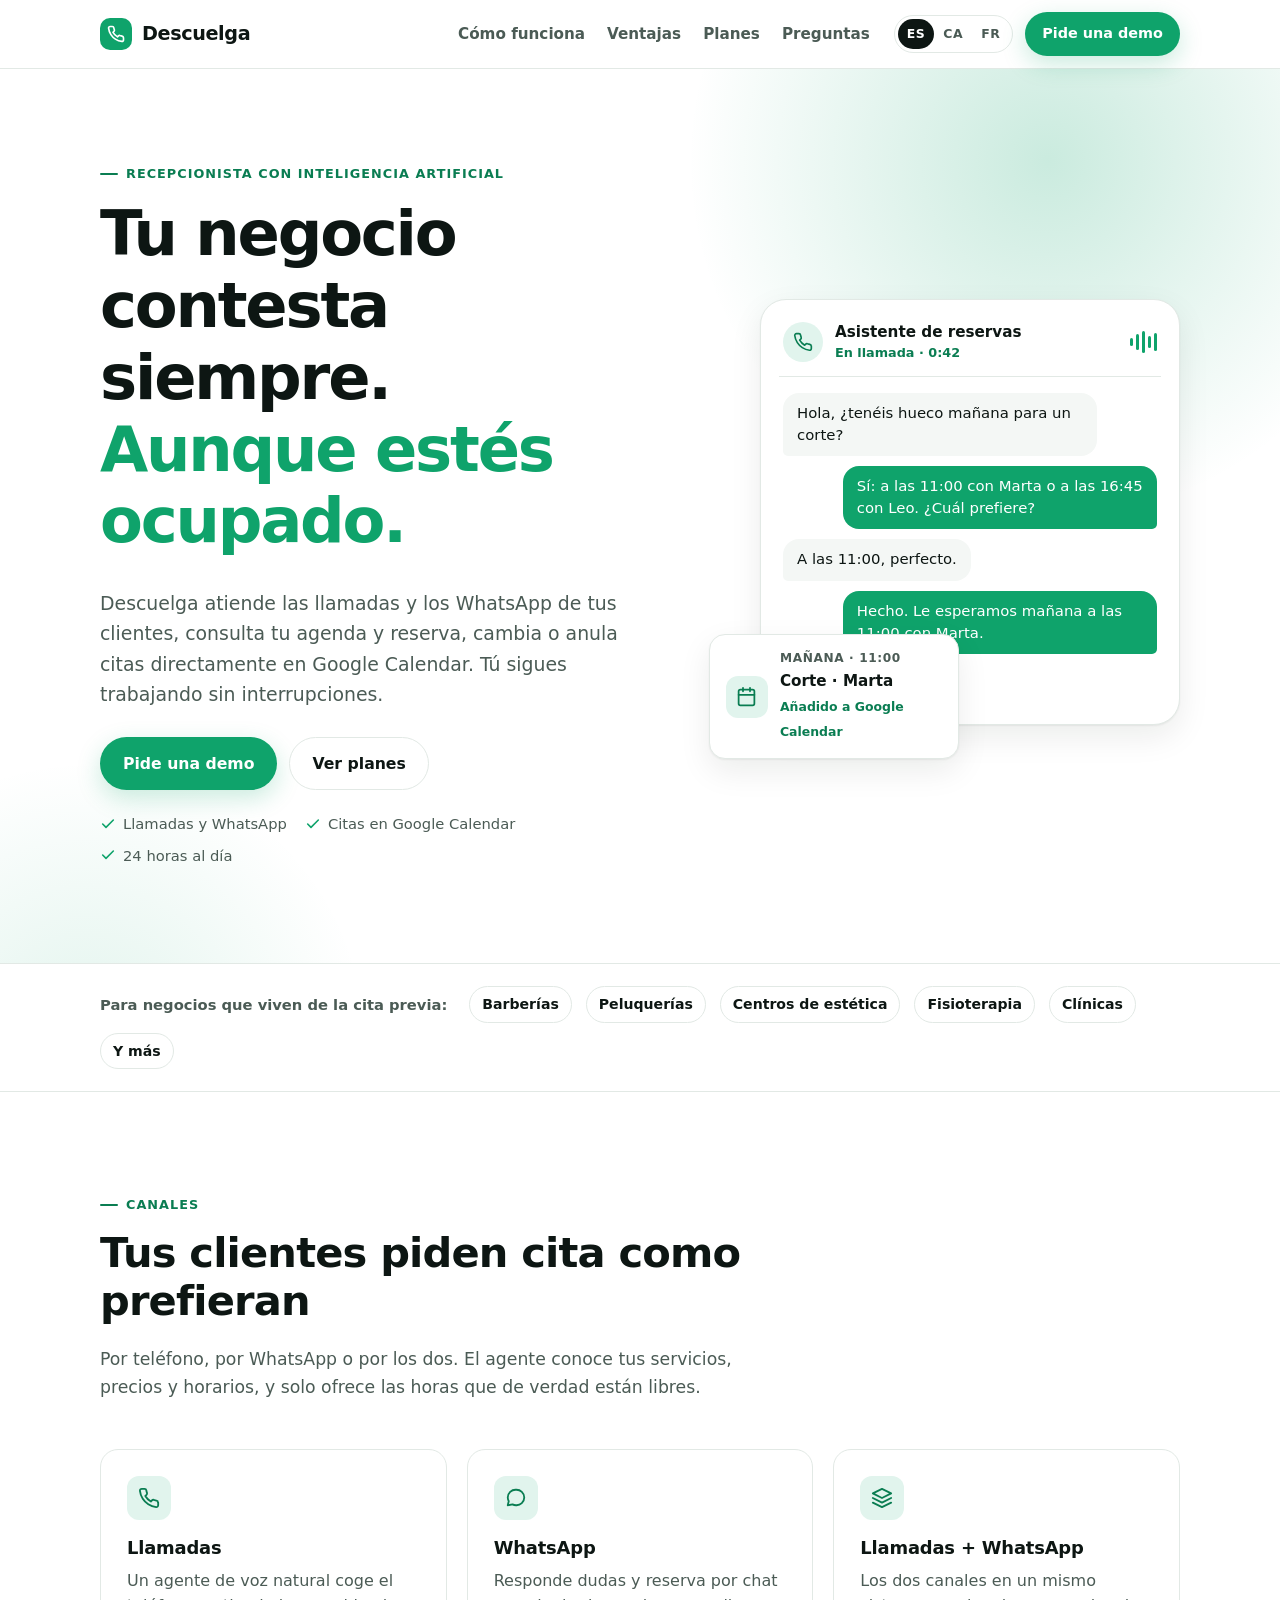
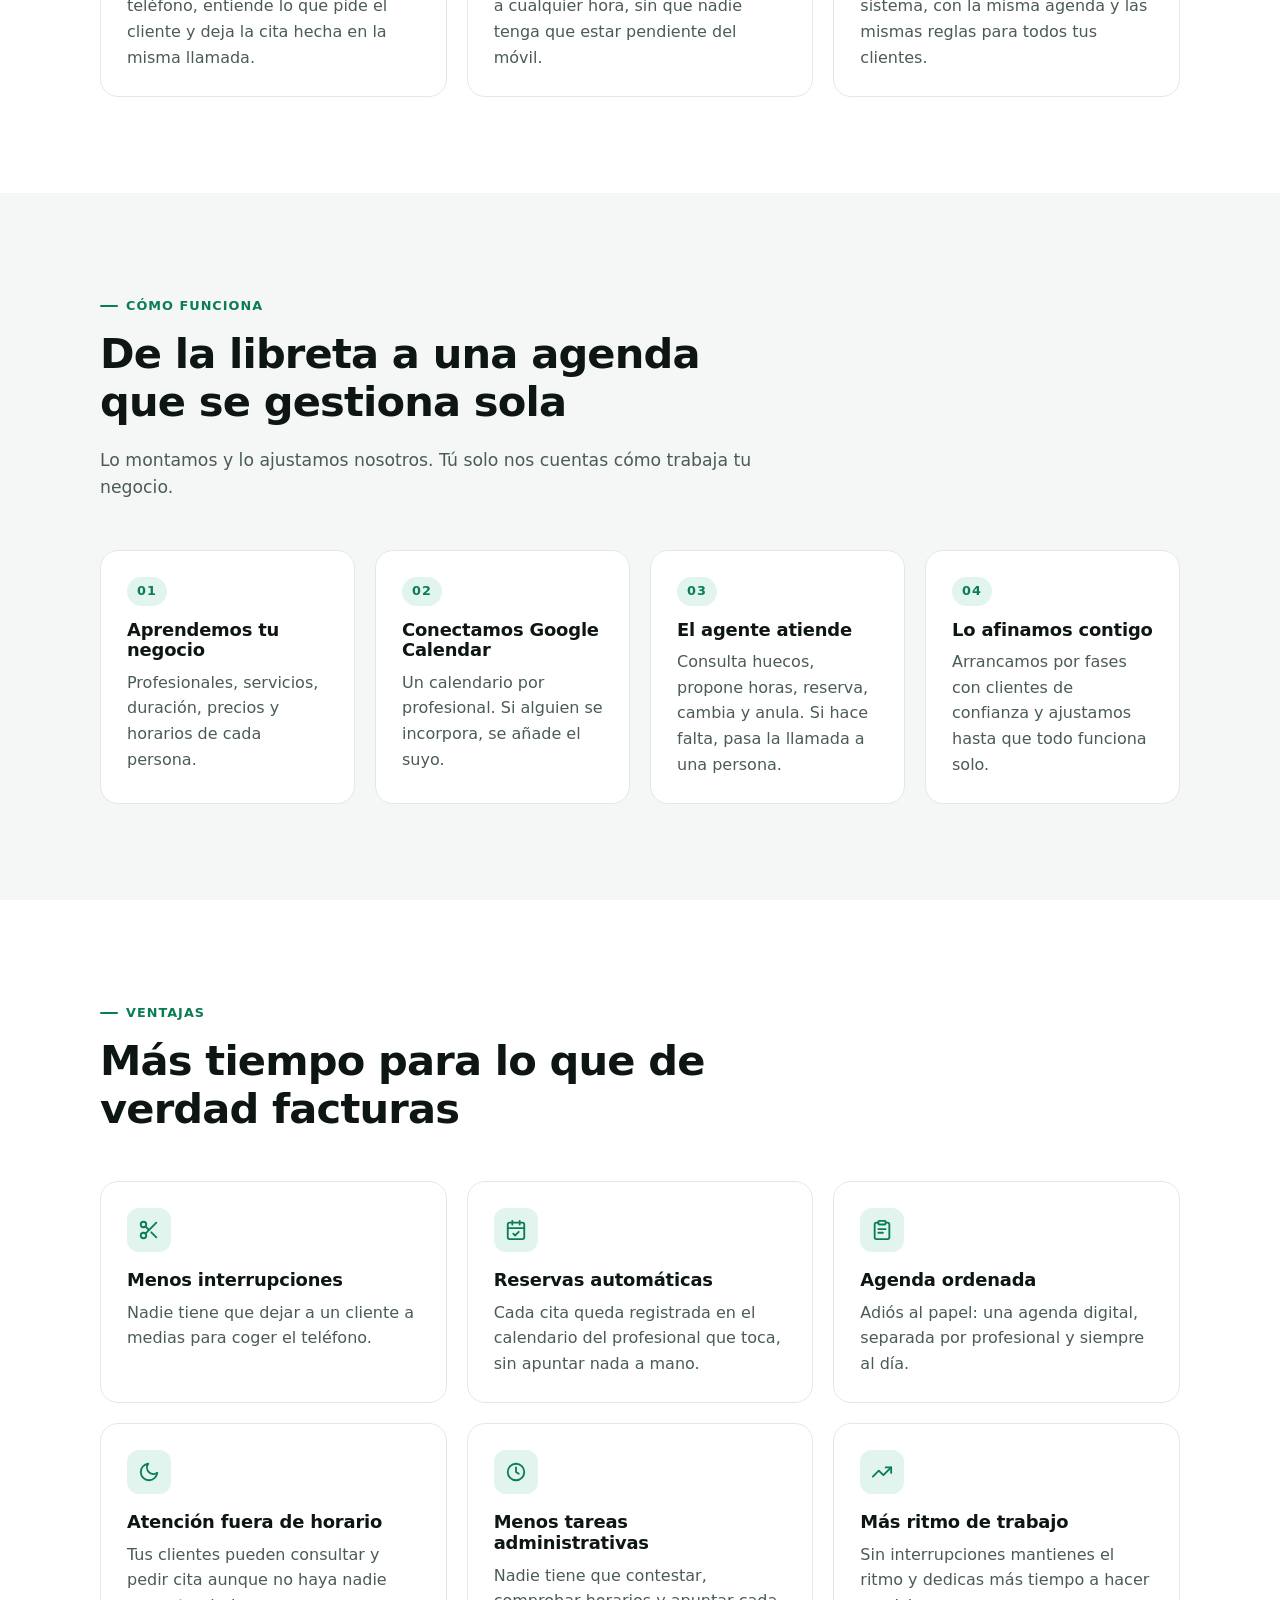
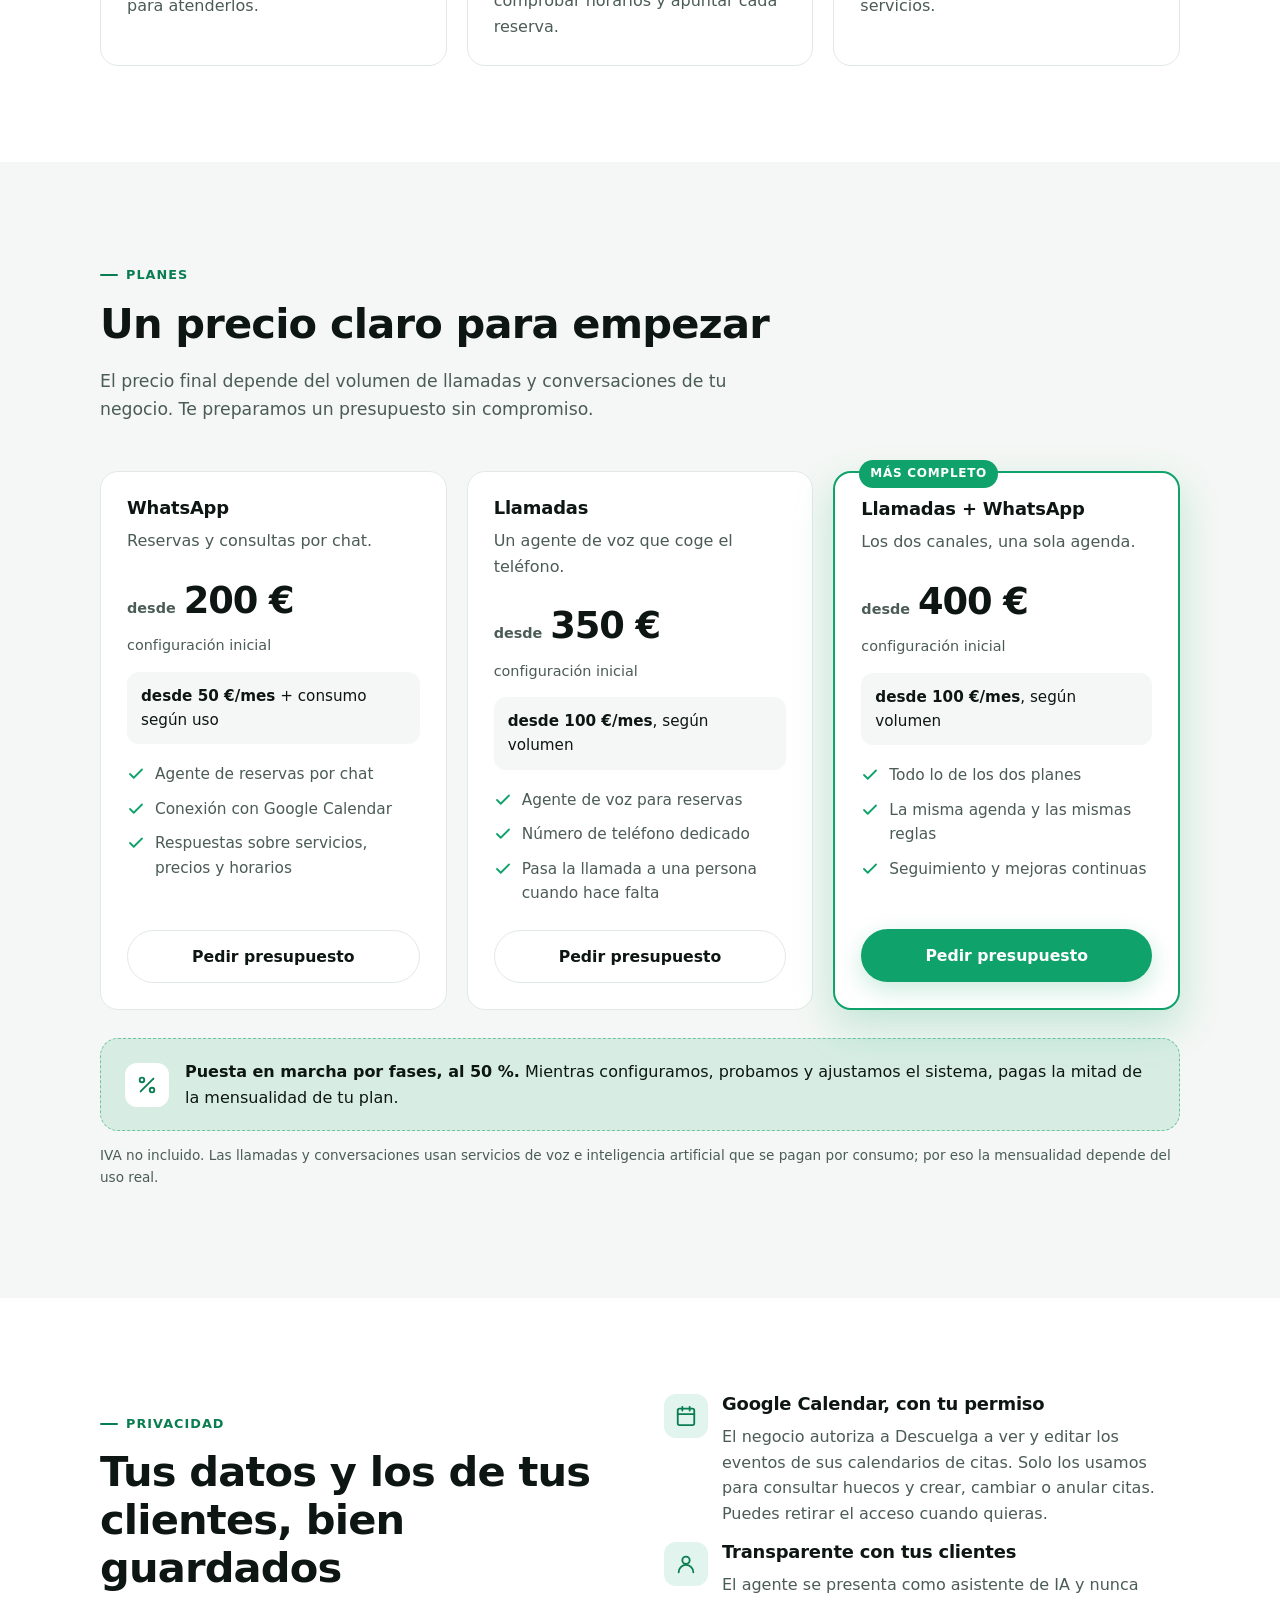
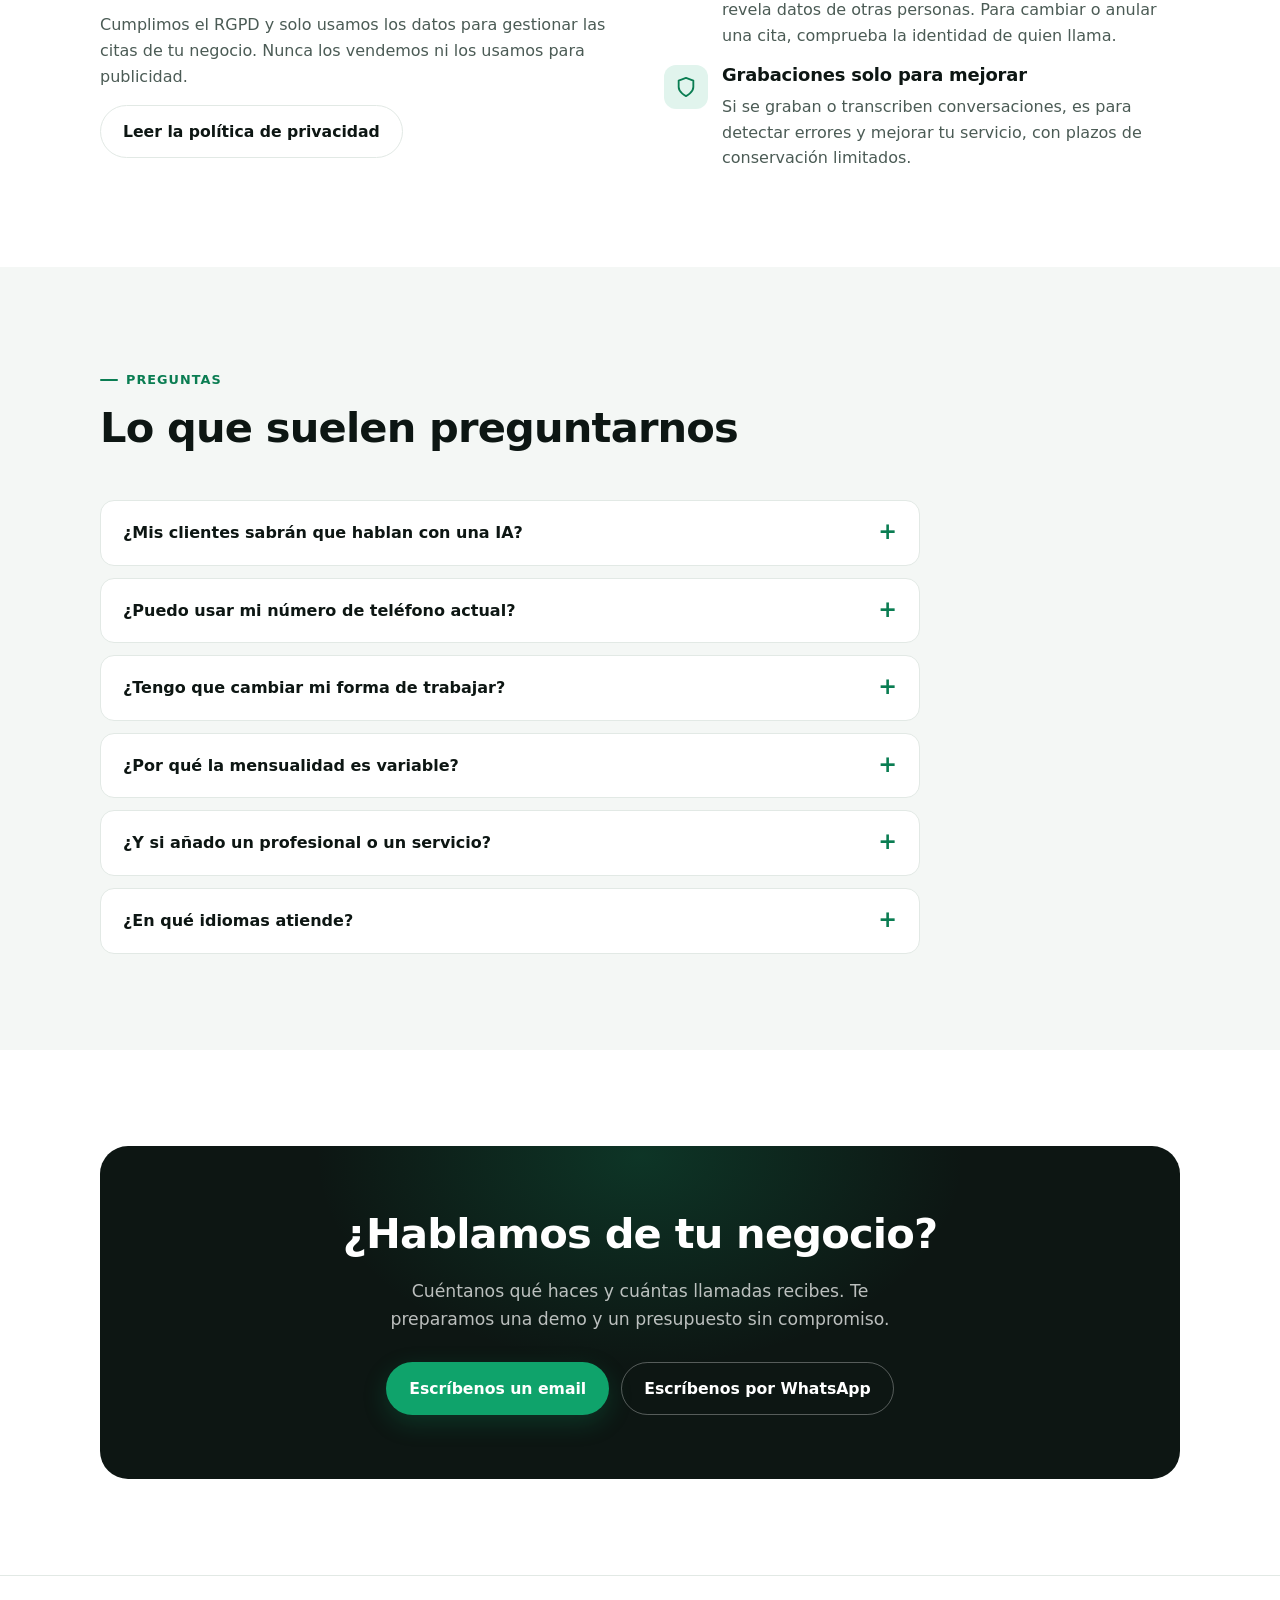
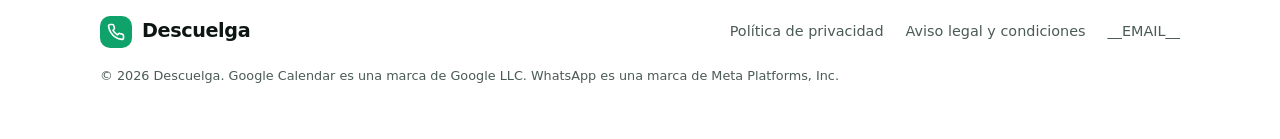
<file: descuelga-web/index.html>
<!doctype html>
<html lang="es">
<head>
  <meta charset="utf-8">
  <meta name="viewport" content="width=device-width, initial-scale=1">
  <title data-i18n="meta.title">Descuelga · Recepcionista con IA para negocios con cita previa</title>
  <meta name="description" data-i18n-attr="content:meta.desc" content="Descuelga atiende las llamadas y los WhatsApp de tus clientes y gestiona las citas en Google Calendar con inteligencia artificial. Para barberías, peluquerías, estética, fisioterapia y clínicas.">
  <meta name="theme-color" content="#0fa36b">
  <meta property="og:title" content="Descuelga · Recepcionista con IA">
  <meta property="og:description" content="Llamadas y WhatsApp atendidos por IA, citas directas en Google Calendar.">
  <meta property="og:type" content="website">
  <!-- Google Search Console verification for the OAuth consent screen: paste the tag here -->
  <link rel="icon" href="assets/favicon.svg" type="image/svg+xml">
  <link rel="stylesheet" href="assets/styles.css?v=3">
  <script src="assets/i18n.js?v=3" defer></script>
  <script src="assets/main.js?v=3" defer></script>
</head>
<body>

<header class="site-header">
  <nav class="container nav" data-i18n-attr="aria-label:nav.label" aria-label="Principal">
    <a class="logo" href="./" aria-label="Descuelga">
      <span class="logo-mark"><svg viewBox="0 0 24 24" fill="none" stroke="currentColor" stroke-width="2.2" stroke-linecap="round" stroke-linejoin="round" aria-hidden="true"><path d="M22 16.9v3a2 2 0 0 1-2.2 2 19.8 19.8 0 0 1-8.6-3.1 19.5 19.5 0 0 1-6-6A19.8 19.8 0 0 1 2.1 4.2 2 2 0 0 1 4.1 2h3a2 2 0 0 1 2 1.7c.1.9.4 1.8.7 2.7a2 2 0 0 1-.5 2.1L8 9.8a16 16 0 0 0 6 6l1.3-1.3a2 2 0 0 1 2.1-.4c.9.3 1.8.6 2.7.7a2 2 0 0 1 1.7 2z"/></svg></span>
      Descuelga
    </a>
    <div class="nav-links">
      <a href="#como-funciona" data-i18n="nav.how">Cómo funciona</a>
      <a href="#ventajas" data-i18n="nav.features">Ventajas</a>
      <a href="#planes" data-i18n="nav.plans">Planes</a>
      <a href="#preguntas" data-i18n="nav.faq">Preguntas</a>
    </div>
    <div class="nav-right">
      <div class="lang-switch" role="group" aria-label="Idioma / Language">
        <button type="button" data-lang="es" aria-pressed="true">ES</button>
        <button type="button" data-lang="ca" aria-pressed="false">CA</button>
        <button type="button" data-lang="fr" aria-pressed="false">FR</button>
      </div>
      <a class="btn btn-primary btn-small" href="#contacto" data-i18n="nav.cta">Pide una demo</a>
    </div>
  </nav>
</header>

<main>

  <!-- HERO -->
  <section class="hero">
    <div class="container hero-grid">
      <div>
        <span class="eyebrow" data-i18n="hero.eyebrow">Recepcionista con inteligencia artificial</span>
        <h1 data-i18n="hero.title">Tu negocio contesta siempre. <span class="accent">Aunque estés ocupado.</span></h1>
        <p class="lead" data-i18n="hero.lead">Descuelga atiende las llamadas y los WhatsApp de tus clientes, consulta tu agenda y reserva, cambia o anula citas directamente en Google Calendar. Tú sigues trabajando sin interrupciones.</p>
        <div class="hero-ctas">
          <a class="btn btn-primary" href="#contacto" data-i18n="hero.cta1">Pide una demo</a>
          <a class="btn btn-ghost" href="#planes" data-i18n="hero.cta2">Ver planes</a>
        </div>
        <ul class="hero-points">
          <li><svg viewBox="0 0 24 24" fill="none" stroke="currentColor" stroke-width="2.4" stroke-linecap="round" stroke-linejoin="round" aria-hidden="true"><path d="M20 6 9 17l-5-5"/></svg><span data-i18n="hero.p1">Llamadas y WhatsApp</span></li>
          <li><svg viewBox="0 0 24 24" fill="none" stroke="currentColor" stroke-width="2.4" stroke-linecap="round" stroke-linejoin="round" aria-hidden="true"><path d="M20 6 9 17l-5-5"/></svg><span data-i18n="hero.p2">Citas en Google Calendar</span></li>
          <li><svg viewBox="0 0 24 24" fill="none" stroke="currentColor" stroke-width="2.4" stroke-linecap="round" stroke-linejoin="round" aria-hidden="true"><path d="M20 6 9 17l-5-5"/></svg><span data-i18n="hero.p3">24 horas al día</span></li>
        </ul>
      </div>

      <div class="demo" aria-hidden="true">
        <div class="demo-card">
          <div class="demo-top">
            <div class="demo-avatar"><svg viewBox="0 0 24 24" fill="none" stroke="currentColor" stroke-width="2" stroke-linecap="round" stroke-linejoin="round"><path d="M22 16.9v3a2 2 0 0 1-2.2 2 19.8 19.8 0 0 1-8.6-3.1 19.5 19.5 0 0 1-6-6A19.8 19.8 0 0 1 2.1 4.2 2 2 0 0 1 4.1 2h3a2 2 0 0 1 2 1.7c.1.9.4 1.8.7 2.7a2 2 0 0 1-.5 2.1L8 9.8a16 16 0 0 0 6 6l1.3-1.3a2 2 0 0 1 2.1-.4c.9.3 1.8.6 2.7.7a2 2 0 0 1 1.7 2z"/></svg></div>
            <div class="demo-who"><strong data-i18n="demo.who">Asistente de reservas</strong><span data-i18n="demo.status">En llamada · 0:42</span></div>
            <div class="wave"><i></i><i></i><i></i><i></i><i></i></div>
          </div>
          <div class="chat">
            <div class="bubble them" data-i18n="demo.m1">Hola, ¿tenéis hueco mañana para un corte?</div>
            <div class="bubble us" data-i18n="demo.m2">Sí: a las 11:00 con Marta o a las 16:45 con Leo. ¿Cuál prefiere?</div>
            <div class="bubble them" data-i18n="demo.m3">A las 11:00, perfecto.</div>
            <div class="bubble us" data-i18n="demo.m4">Hecho. Le esperamos mañana a las 11:00 con Marta.</div>
          </div>
        </div>
        <div class="cal-card">
          <div class="cal-icon"><svg viewBox="0 0 24 24" fill="none" stroke="currentColor" stroke-width="2" stroke-linecap="round" stroke-linejoin="round"><rect x="3" y="4" width="18" height="18" rx="2"/><path d="M16 2v4M8 2v4M3 10h18"/></svg></div>
          <div><small data-i18n="demo.calWhen">Mañana · 11:00</small><strong data-i18n="demo.calWhat">Corte · Marta</strong><span class="tag" data-i18n="demo.calTag">Añadido a Google Calendar</span></div>
        </div>
      </div>
    </div>
  </section>

  <!-- SECTORS -->
  <div class="sectors">
    <div class="container">
      <p data-i18n="sectors.title">Para negocios que viven de la cita previa:</p>
      <span class="chip" data-i18n="sectors.s1">Barberías</span>
      <span class="chip" data-i18n="sectors.s2">Peluquerías</span>
      <span class="chip" data-i18n="sectors.s3">Centros de estética</span>
      <span class="chip" data-i18n="sectors.s4">Fisioterapia</span>
      <span class="chip" data-i18n="sectors.s5">Clínicas</span>
      <span class="chip" data-i18n="sectors.s6">Y más</span>
    </div>
  </div>

  <!-- CHANNELS -->
  <section class="section">
    <div class="container">
      <div class="section-head">
        <span class="eyebrow" data-i18n="channels.eyebrow">Canales</span>
        <h2 data-i18n="channels.title">Tus clientes piden cita como prefieran</h2>
        <p data-i18n="channels.lead">Por teléfono, por WhatsApp o por los dos. El agente conoce tus servicios, precios y horarios, y solo ofrece las horas que de verdad están libres.</p>
      </div>
      <div class="grid-3">
        <div class="card">
          <div class="icon"><svg viewBox="0 0 24 24" fill="none" stroke="currentColor" stroke-width="2" stroke-linecap="round" stroke-linejoin="round" aria-hidden="true"><path d="M22 16.9v3a2 2 0 0 1-2.2 2 19.8 19.8 0 0 1-8.6-3.1 19.5 19.5 0 0 1-6-6A19.8 19.8 0 0 1 2.1 4.2 2 2 0 0 1 4.1 2h3a2 2 0 0 1 2 1.7c.1.9.4 1.8.7 2.7a2 2 0 0 1-.5 2.1L8 9.8a16 16 0 0 0 6 6l1.3-1.3a2 2 0 0 1 2.1-.4c.9.3 1.8.6 2.7.7a2 2 0 0 1 1.7 2z"/></svg></div>
          <h3 data-i18n="channels.c1t">Llamadas</h3>
          <p data-i18n="channels.c1d">Un agente de voz natural coge el teléfono, entiende lo que pide el cliente y deja la cita hecha en la misma llamada.</p>
        </div>
        <div class="card">
          <div class="icon"><svg viewBox="0 0 24 24" fill="none" stroke="currentColor" stroke-width="2" stroke-linecap="round" stroke-linejoin="round" aria-hidden="true"><path d="M21 11.5a8.4 8.4 0 0 1-9 8.4 8.6 8.6 0 0 1-3.8-.9L3 20l1.1-4.6A8.4 8.4 0 0 1 3 11.5 8.5 8.5 0 0 1 12 3a8.5 8.5 0 0 1 9 8.5z"/></svg></div>
          <h3 data-i18n="channels.c2t">WhatsApp</h3>
          <p data-i18n="channels.c2d">Responde dudas y reserva por chat a cualquier hora, sin que nadie tenga que estar pendiente del móvil.</p>
        </div>
        <div class="card">
          <div class="icon"><svg viewBox="0 0 24 24" fill="none" stroke="currentColor" stroke-width="2" stroke-linecap="round" stroke-linejoin="round" aria-hidden="true"><path d="m12 2 10 5-10 5L2 7z"/><path d="m2 17 10 5 10-5"/><path d="m2 12 10 5 10-5"/></svg></div>
          <h3 data-i18n="channels.c3t">Llamadas + WhatsApp</h3>
          <p data-i18n="channels.c3d">Los dos canales en un mismo sistema, con la misma agenda y las mismas reglas para todos tus clientes.</p>
        </div>
      </div>
    </div>
  </section>

  <!-- HOW -->
  <section class="section soft" id="como-funciona">
    <div class="container">
      <div class="section-head">
        <span class="eyebrow" data-i18n="how.eyebrow">Cómo funciona</span>
        <h2 data-i18n="how.title">De la libreta a una agenda que se gestiona sola</h2>
        <p data-i18n="how.lead">Lo montamos y lo ajustamos nosotros. Tú solo nos cuentas cómo trabaja tu negocio.</p>
      </div>
      <div class="grid-4">
        <div class="card step">
          <span class="step-num">01</span>
          <h3 data-i18n="how.s1t">Aprendemos tu negocio</h3>
          <p data-i18n="how.s1d">Profesionales, servicios, duración, precios y horarios de cada persona.</p>
        </div>
        <div class="card step">
          <span class="step-num">02</span>
          <h3 data-i18n="how.s2t">Conectamos Google Calendar</h3>
          <p data-i18n="how.s2d">Un calendario por profesional. Si alguien se incorpora, se añade el suyo.</p>
        </div>
        <div class="card step">
          <span class="step-num">03</span>
          <h3 data-i18n="how.s3t">El agente atiende</h3>
          <p data-i18n="how.s3d">Consulta huecos, propone horas, reserva, cambia y anula. Si hace falta, pasa la llamada a una persona.</p>
        </div>
        <div class="card step">
          <span class="step-num">04</span>
          <h3 data-i18n="how.s4t">Lo afinamos contigo</h3>
          <p data-i18n="how.s4d">Arrancamos por fases con clientes de confianza y ajustamos hasta que todo funciona solo.</p>
        </div>
      </div>
    </div>
  </section>

  <!-- BENEFITS -->
  <section class="section" id="ventajas">
    <div class="container">
      <div class="section-head">
        <span class="eyebrow" data-i18n="feat.eyebrow">Ventajas</span>
        <h2 data-i18n="feat.title">Más tiempo para lo que de verdad facturas</h2>
      </div>
      <div class="grid-3">
        <div class="card">
          <div class="icon"><svg viewBox="0 0 24 24" fill="none" stroke="currentColor" stroke-width="2" stroke-linecap="round" stroke-linejoin="round" aria-hidden="true"><circle cx="6" cy="6" r="3"/><circle cx="6" cy="18" r="3"/><path d="M20 4 8.1 15.9M14.5 14.5 20 20M8.1 8.1 12 12"/></svg></div>
          <h3 data-i18n="feat.f1t">Menos interrupciones</h3>
          <p data-i18n="feat.f1d">Nadie tiene que dejar a un cliente a medias para coger el teléfono.</p>
        </div>
        <div class="card">
          <div class="icon"><svg viewBox="0 0 24 24" fill="none" stroke="currentColor" stroke-width="2" stroke-linecap="round" stroke-linejoin="round" aria-hidden="true"><rect x="3" y="4" width="18" height="18" rx="2"/><path d="M16 2v4M8 2v4M3 10h18"/><path d="m9 16 2 2 4-4"/></svg></div>
          <h3 data-i18n="feat.f2t">Reservas automáticas</h3>
          <p data-i18n="feat.f2d">Cada cita queda registrada en el calendario del profesional que toca, sin apuntar nada a mano.</p>
        </div>
        <div class="card">
          <div class="icon"><svg viewBox="0 0 24 24" fill="none" stroke="currentColor" stroke-width="2" stroke-linecap="round" stroke-linejoin="round" aria-hidden="true"><rect x="8" y="2" width="8" height="4" rx="1"/><path d="M16 4h2a2 2 0 0 1 2 2v14a2 2 0 0 1-2 2H6a2 2 0 0 1-2-2V6a2 2 0 0 1 2-2h2"/><path d="M8 11h8M8 15h5"/></svg></div>
          <h3 data-i18n="feat.f3t">Agenda ordenada</h3>
          <p data-i18n="feat.f3d">Adiós al papel: una agenda digital, separada por profesional y siempre al día.</p>
        </div>
        <div class="card">
          <div class="icon"><svg viewBox="0 0 24 24" fill="none" stroke="currentColor" stroke-width="2" stroke-linecap="round" stroke-linejoin="round" aria-hidden="true"><path d="M21 12.8A9 9 0 1 1 11.2 3 7 7 0 0 0 21 12.8z"/></svg></div>
          <h3 data-i18n="feat.f4t">Atención fuera de horario</h3>
          <p data-i18n="feat.f4d">Tus clientes pueden consultar y pedir cita aunque no haya nadie para atenderlos.</p>
        </div>
        <div class="card">
          <div class="icon"><svg viewBox="0 0 24 24" fill="none" stroke="currentColor" stroke-width="2" stroke-linecap="round" stroke-linejoin="round" aria-hidden="true"><circle cx="12" cy="12" r="9"/><path d="M12 7v5l3 2"/></svg></div>
          <h3 data-i18n="feat.f5t">Menos tareas administrativas</h3>
          <p data-i18n="feat.f5d">Nadie tiene que contestar, comprobar horarios y apuntar cada reserva.</p>
        </div>
        <div class="card">
          <div class="icon"><svg viewBox="0 0 24 24" fill="none" stroke="currentColor" stroke-width="2" stroke-linecap="round" stroke-linejoin="round" aria-hidden="true"><path d="m22 7-8.5 8.5-5-5L2 17"/><path d="M16 7h6v6"/></svg></div>
          <h3 data-i18n="feat.f6t">Más ritmo de trabajo</h3>
          <p data-i18n="feat.f6d">Sin interrupciones mantienes el ritmo y dedicas más tiempo a hacer servicios.</p>
        </div>
      </div>
    </div>
  </section>

  <!-- PLANS -->
  <section class="section soft" id="planes">
    <div class="container">
      <div class="section-head">
        <span class="eyebrow" data-i18n="plans.eyebrow">Planes</span>
        <h2 data-i18n="plans.title">Un precio claro para empezar</h2>
        <p data-i18n="plans.lead">El precio final depende del volumen de llamadas y conversaciones de tu negocio. Te preparamos un presupuesto sin compromiso.</p>
      </div>
      <div class="plans">
        <div class="card plan">
          <h3 data-i18n="plans.p1t">WhatsApp</h3>
          <p data-i18n="plans.p1d">Reservas y consultas por chat.</p>
          <div class="price"><span class="from" data-i18n="plans.from">desde</span><span class="amount">200 €</span></div>
          <div class="price-sub" data-i18n="plans.setup">configuración inicial</div>
          <div class="monthly" data-i18n="plans.p1m"><strong>desde 50 €/mes</strong> + consumo según uso</div>
          <ul class="checks">
            <li><svg viewBox="0 0 24 24" fill="none" stroke="currentColor" stroke-width="2.4" stroke-linecap="round" stroke-linejoin="round" aria-hidden="true"><path d="M20 6 9 17l-5-5"/></svg><span data-i18n="plans.p1a">Agente de reservas por chat</span></li>
            <li><svg viewBox="0 0 24 24" fill="none" stroke="currentColor" stroke-width="2.4" stroke-linecap="round" stroke-linejoin="round" aria-hidden="true"><path d="M20 6 9 17l-5-5"/></svg><span data-i18n="plans.p1b">Conexión con Google Calendar</span></li>
            <li><svg viewBox="0 0 24 24" fill="none" stroke="currentColor" stroke-width="2.4" stroke-linecap="round" stroke-linejoin="round" aria-hidden="true"><path d="M20 6 9 17l-5-5"/></svg><span data-i18n="plans.p1c">Respuestas sobre servicios, precios y horarios</span></li>
          </ul>
          <a class="btn btn-ghost" href="#contacto" data-i18n="plans.cta">Pedir presupuesto</a>
        </div>

        <div class="card plan">
          <h3 data-i18n="plans.p2t">Llamadas</h3>
          <p data-i18n="plans.p2d">Un agente de voz que coge el teléfono.</p>
          <div class="price"><span class="from" data-i18n="plans.from">desde</span><span class="amount">350 €</span></div>
          <div class="price-sub" data-i18n="plans.setup">configuración inicial</div>
          <div class="monthly" data-i18n="plans.p2m"><strong>desde 100 €/mes</strong>, según volumen</div>
          <ul class="checks">
            <li><svg viewBox="0 0 24 24" fill="none" stroke="currentColor" stroke-width="2.4" stroke-linecap="round" stroke-linejoin="round" aria-hidden="true"><path d="M20 6 9 17l-5-5"/></svg><span data-i18n="plans.p2a">Agente de voz para reservas</span></li>
            <li><svg viewBox="0 0 24 24" fill="none" stroke="currentColor" stroke-width="2.4" stroke-linecap="round" stroke-linejoin="round" aria-hidden="true"><path d="M20 6 9 17l-5-5"/></svg><span data-i18n="plans.p2b">Número de teléfono dedicado</span></li>
            <li><svg viewBox="0 0 24 24" fill="none" stroke="currentColor" stroke-width="2.4" stroke-linecap="round" stroke-linejoin="round" aria-hidden="true"><path d="M20 6 9 17l-5-5"/></svg><span data-i18n="plans.p2c">Pasa la llamada a una persona cuando hace falta</span></li>
          </ul>
          <a class="btn btn-ghost" href="#contacto" data-i18n="plans.cta">Pedir presupuesto</a>
        </div>

        <div class="card plan featured">
          <span class="badge" data-i18n="plans.badge">Más completo</span>
          <h3 data-i18n="plans.p3t">Llamadas + WhatsApp</h3>
          <p data-i18n="plans.p3d">Los dos canales, una sola agenda.</p>
          <div class="price"><span class="from" data-i18n="plans.from">desde</span><span class="amount">400 €</span></div>
          <div class="price-sub" data-i18n="plans.setup">configuración inicial</div>
          <div class="monthly" data-i18n="plans.p3m"><strong>desde 100 €/mes</strong>, según volumen</div>
          <ul class="checks">
            <li><svg viewBox="0 0 24 24" fill="none" stroke="currentColor" stroke-width="2.4" stroke-linecap="round" stroke-linejoin="round" aria-hidden="true"><path d="M20 6 9 17l-5-5"/></svg><span data-i18n="plans.p3a">Todo lo de los dos planes</span></li>
            <li><svg viewBox="0 0 24 24" fill="none" stroke="currentColor" stroke-width="2.4" stroke-linecap="round" stroke-linejoin="round" aria-hidden="true"><path d="M20 6 9 17l-5-5"/></svg><span data-i18n="plans.p3b">La misma agenda y las mismas reglas</span></li>
            <li><svg viewBox="0 0 24 24" fill="none" stroke="currentColor" stroke-width="2.4" stroke-linecap="round" stroke-linejoin="round" aria-hidden="true"><path d="M20 6 9 17l-5-5"/></svg><span data-i18n="plans.p3c">Seguimiento y mejoras continuas</span></li>
          </ul>
          <a class="btn btn-primary" href="#contacto" data-i18n="plans.cta">Pedir presupuesto</a>
        </div>
      </div>

      <div class="pilot">
        <div class="icon"><svg viewBox="0 0 24 24" fill="none" stroke="currentColor" stroke-width="2" stroke-linecap="round" stroke-linejoin="round" aria-hidden="true"><path d="M19 5 5 19"/><circle cx="6.5" cy="6.5" r="2.5"/><circle cx="17.5" cy="17.5" r="2.5"/></svg></div>
        <p data-i18n="plans.pilot"><strong>Puesta en marcha por fases, al 50 %.</strong> Mientras configuramos, probamos y ajustamos el sistema, pagas la mitad de la mensualidad de tu plan.</p>
      </div>
      <p class="fineprint" data-i18n="plans.fine">IVA no incluido. Las llamadas y conversaciones usan servicios de voz e inteligencia artificial que se pagan por consumo; por eso la mensualidad depende del uso real.</p>
    </div>
  </section>

  <!-- TRUST / GOOGLE -->
  <section class="section" id="privacidad">
    <div class="container trust">
      <div>
        <span class="eyebrow" data-i18n="trust.eyebrow">Privacidad</span>
        <h2 data-i18n="trust.title">Tus datos y los de tus clientes, bien guardados</h2>
        <p class="muted" data-i18n="trust.lead">Cumplimos el RGPD y solo usamos los datos para gestionar las citas de tu negocio. Nunca los vendemos ni los usamos para publicidad.</p>
        <a class="btn btn-ghost" href="privacidad.html" data-i18n="trust.cta">Leer la política de privacidad</a>
      </div>
      <div class="trust-list">
        <div class="trust-item">
          <div class="icon"><svg viewBox="0 0 24 24" fill="none" stroke="currentColor" stroke-width="2" stroke-linecap="round" stroke-linejoin="round" aria-hidden="true"><rect x="3" y="4" width="18" height="18" rx="2"/><path d="M16 2v4M8 2v4M3 10h18"/></svg></div>
          <div><h3 data-i18n="trust.t1t">Google Calendar, con tu permiso</h3><p data-i18n="trust.t1d">El negocio autoriza a Descuelga a ver y editar los eventos de sus calendarios de citas. Solo los usamos para consultar huecos y crear, cambiar o anular citas. Puedes retirar el acceso cuando quieras.</p></div>
        </div>
        <div class="trust-item">
          <div class="icon"><svg viewBox="0 0 24 24" fill="none" stroke="currentColor" stroke-width="2" stroke-linecap="round" stroke-linejoin="round" aria-hidden="true"><circle cx="12" cy="8" r="4"/><path d="M4 21a8 8 0 0 1 16 0"/></svg></div>
          <div><h3 data-i18n="trust.t2t">Transparente con tus clientes</h3><p data-i18n="trust.t2d">El agente se presenta como asistente de IA y nunca revela datos de otras personas. Para cambiar o anular una cita, comprueba la identidad de quien llama.</p></div>
        </div>
        <div class="trust-item">
          <div class="icon"><svg viewBox="0 0 24 24" fill="none" stroke="currentColor" stroke-width="2" stroke-linecap="round" stroke-linejoin="round" aria-hidden="true"><path d="M12 22s8-4 8-10V5l-8-3-8 3v7c0 6 8 10 8 10z"/></svg></div>
          <div><h3 data-i18n="trust.t3t">Grabaciones solo para mejorar</h3><p data-i18n="trust.t3d">Si se graban o transcriben conversaciones, es para detectar errores y mejorar tu servicio, con plazos de conservación limitados.</p></div>
        </div>
      </div>
    </div>
  </section>

  <!-- FAQ -->
  <section class="section soft" id="preguntas">
    <div class="container">
      <div class="section-head">
        <span class="eyebrow" data-i18n="faq.eyebrow">Preguntas</span>
        <h2 data-i18n="faq.title">Lo que suelen preguntarnos</h2>
      </div>
      <div class="faq">
        <details><summary data-i18n="faq.q1">¿Mis clientes sabrán que hablan con una IA?</summary><p data-i18n="faq.a1">Sí. El agente se presenta como asistente de inteligencia artificial. Si el cliente insiste en hablar con una persona o tiene una queja, puede pasar la llamada al negocio en horario de apertura.</p></details>
        <details><summary data-i18n="faq.q2">¿Puedo usar mi número de teléfono actual?</summary><p data-i18n="faq.a2">El agente funciona con un número dedicado, que contratamos y gestionamos nosotros. Puedes anunciarlo como tu número de reservas y, si tu operador lo permite, desviar a él las llamadas que no puedas atender.</p></details>
        <details><summary data-i18n="faq.q3">¿Tengo que cambiar mi forma de trabajar?</summary><p data-i18n="faq.a3">No. Trabajamos sobre Google Calendar, con un calendario por profesional. Si apuntas una cita a mano, el agente la tiene en cuenta y no reserva encima.</p></details>
        <details><summary data-i18n="faq.q4">¿Por qué la mensualidad es variable?</summary><p data-i18n="faq.a4">Las llamadas y conversaciones usan servicios de voz e inteligencia artificial que se pagan por uso. Con una estimación de cuántas llamadas recibes al mes, te damos un precio ajustado.</p></details>
        <details><summary data-i18n="faq.q5">¿Y si añado un profesional o un servicio?</summary><p data-i18n="faq.a5">Añadimos su calendario, sus horarios y sus servicios, y el agente lo incorpora. El sistema crece con tu negocio.</p></details>
        <details><summary data-i18n="faq.q6">¿En qué idiomas atiende?</summary><p data-i18n="faq.a6">En castellano por defecto y también en otros idiomas, como el francés. Lo configuramos según tus clientes.</p></details>
      </div>
    </div>
  </section>

  <!-- CONTACT -->
  <section class="section" id="contacto">
    <div class="container">
      <div class="cta-box">
        <h2 data-i18n="cta.title">¿Hablamos de tu negocio?</h2>
        <p data-i18n="cta.lead">Cuéntanos qué haces y cuántas llamadas recibes. Te preparamos una demo y un presupuesto sin compromiso.</p>
        <div class="btns">
          <a class="btn btn-primary" href="mailto:__EMAIL__?subject=Demo%20Descuelga" data-i18n="cta.email">Escríbenos un email</a>
          <a class="btn btn-ghost" href="https://wa.me/__WHATSAPP__" target="_blank" rel="noopener" data-i18n="cta.wa">Escríbenos por WhatsApp</a>
        </div>
      </div>
    </div>
  </section>

</main>

<footer class="site-footer">
  <div class="container">
    <div class="footer-grid">
      <a class="logo" href="./"><span class="logo-mark"><svg viewBox="0 0 24 24" fill="none" stroke="currentColor" stroke-width="2.2" stroke-linecap="round" stroke-linejoin="round" aria-hidden="true"><path d="M22 16.9v3a2 2 0 0 1-2.2 2 19.8 19.8 0 0 1-8.6-3.1 19.5 19.5 0 0 1-6-6A19.8 19.8 0 0 1 2.1 4.2 2 2 0 0 1 4.1 2h3a2 2 0 0 1 2 1.7c.1.9.4 1.8.7 2.7a2 2 0 0 1-.5 2.1L8 9.8a16 16 0 0 0 6 6l1.3-1.3a2 2 0 0 1 2.1-.4c.9.3 1.8.6 2.7.7a2 2 0 0 1 1.7 2z"/></svg></span>Descuelga</a>
      <div class="footer-links">
        <a href="privacidad.html" data-i18n="foot.privacy">Política de privacidad</a>
        <a href="terminos.html" data-i18n="foot.terms">Aviso legal y condiciones</a>
        <a href="mailto:__EMAIL__">__EMAIL__</a>
      </div>
    </div>
    <p class="footer-note">© <span data-year>2026</span> Descuelga. <span data-i18n="foot.note">Google Calendar es una marca de Google LLC. WhatsApp es una marca de Meta Platforms, Inc.</span></p>
  </div>
</footer>

</body>
</html>
</file>
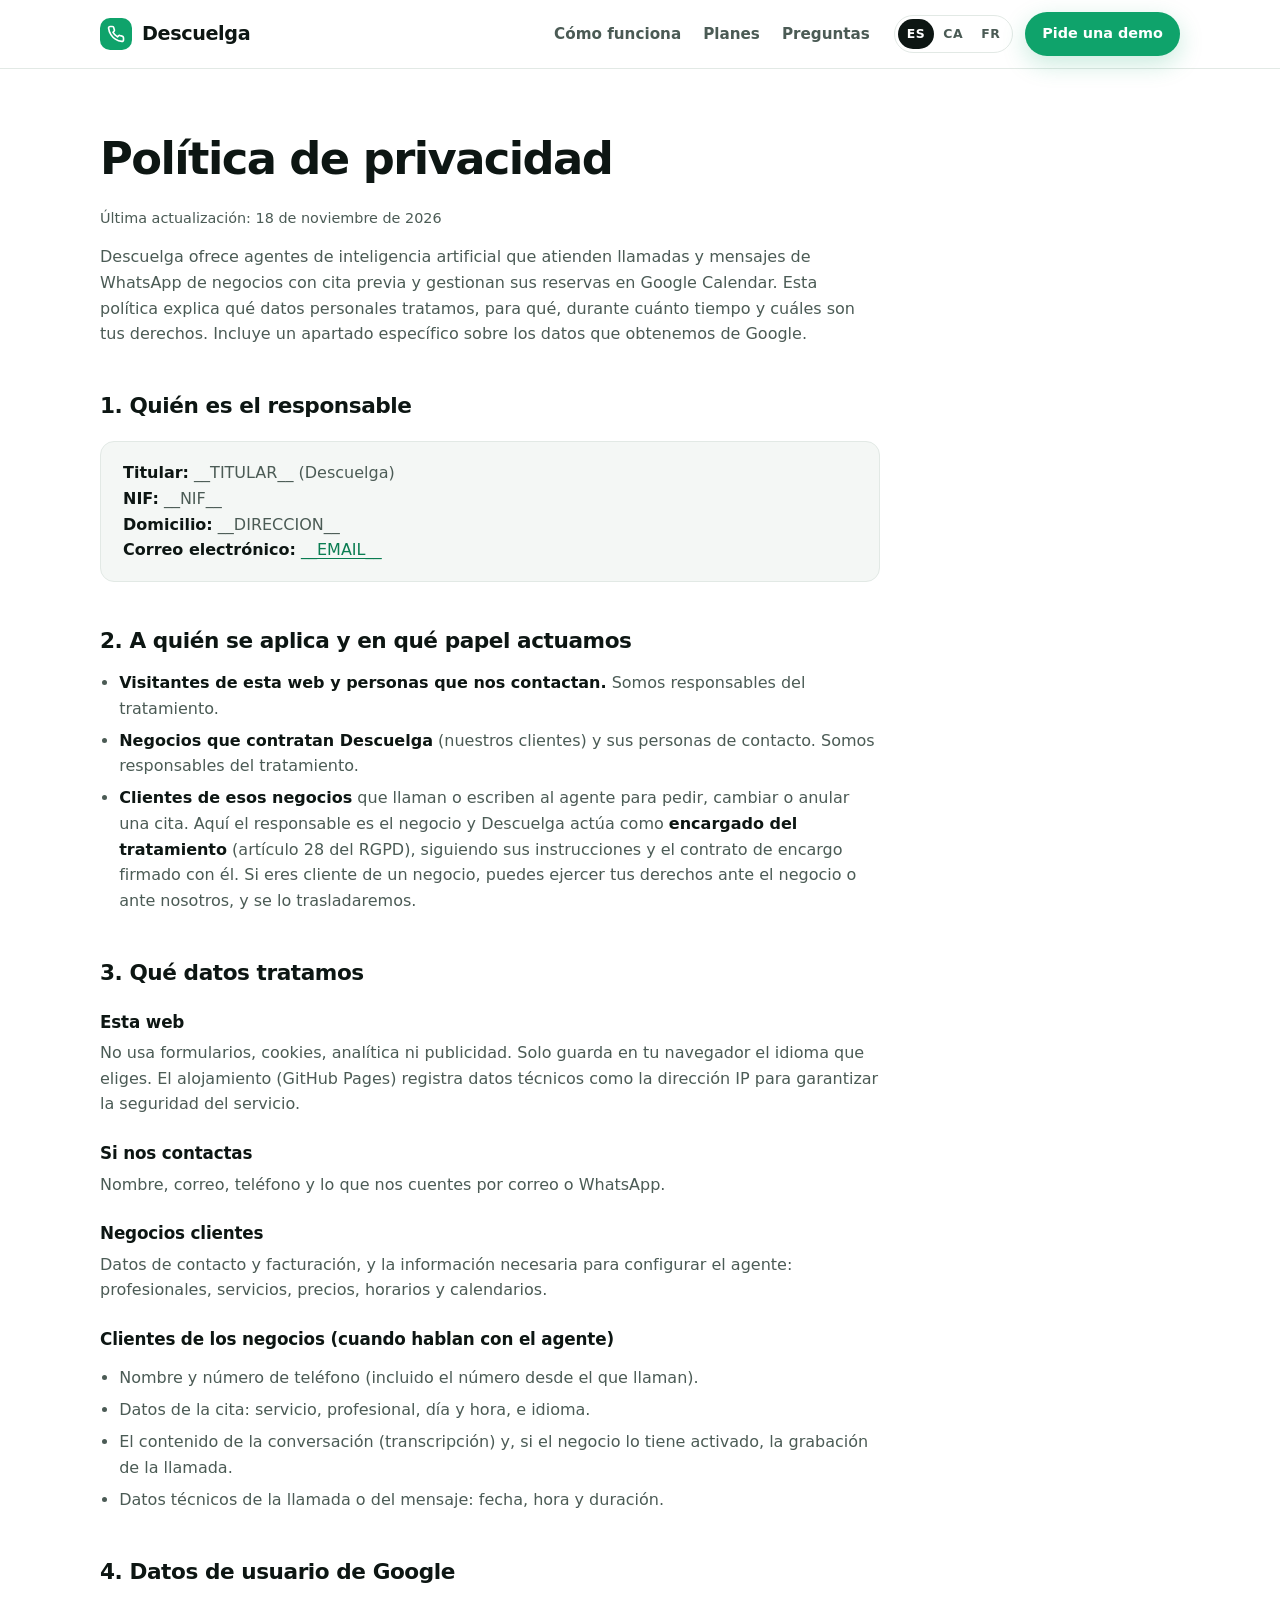
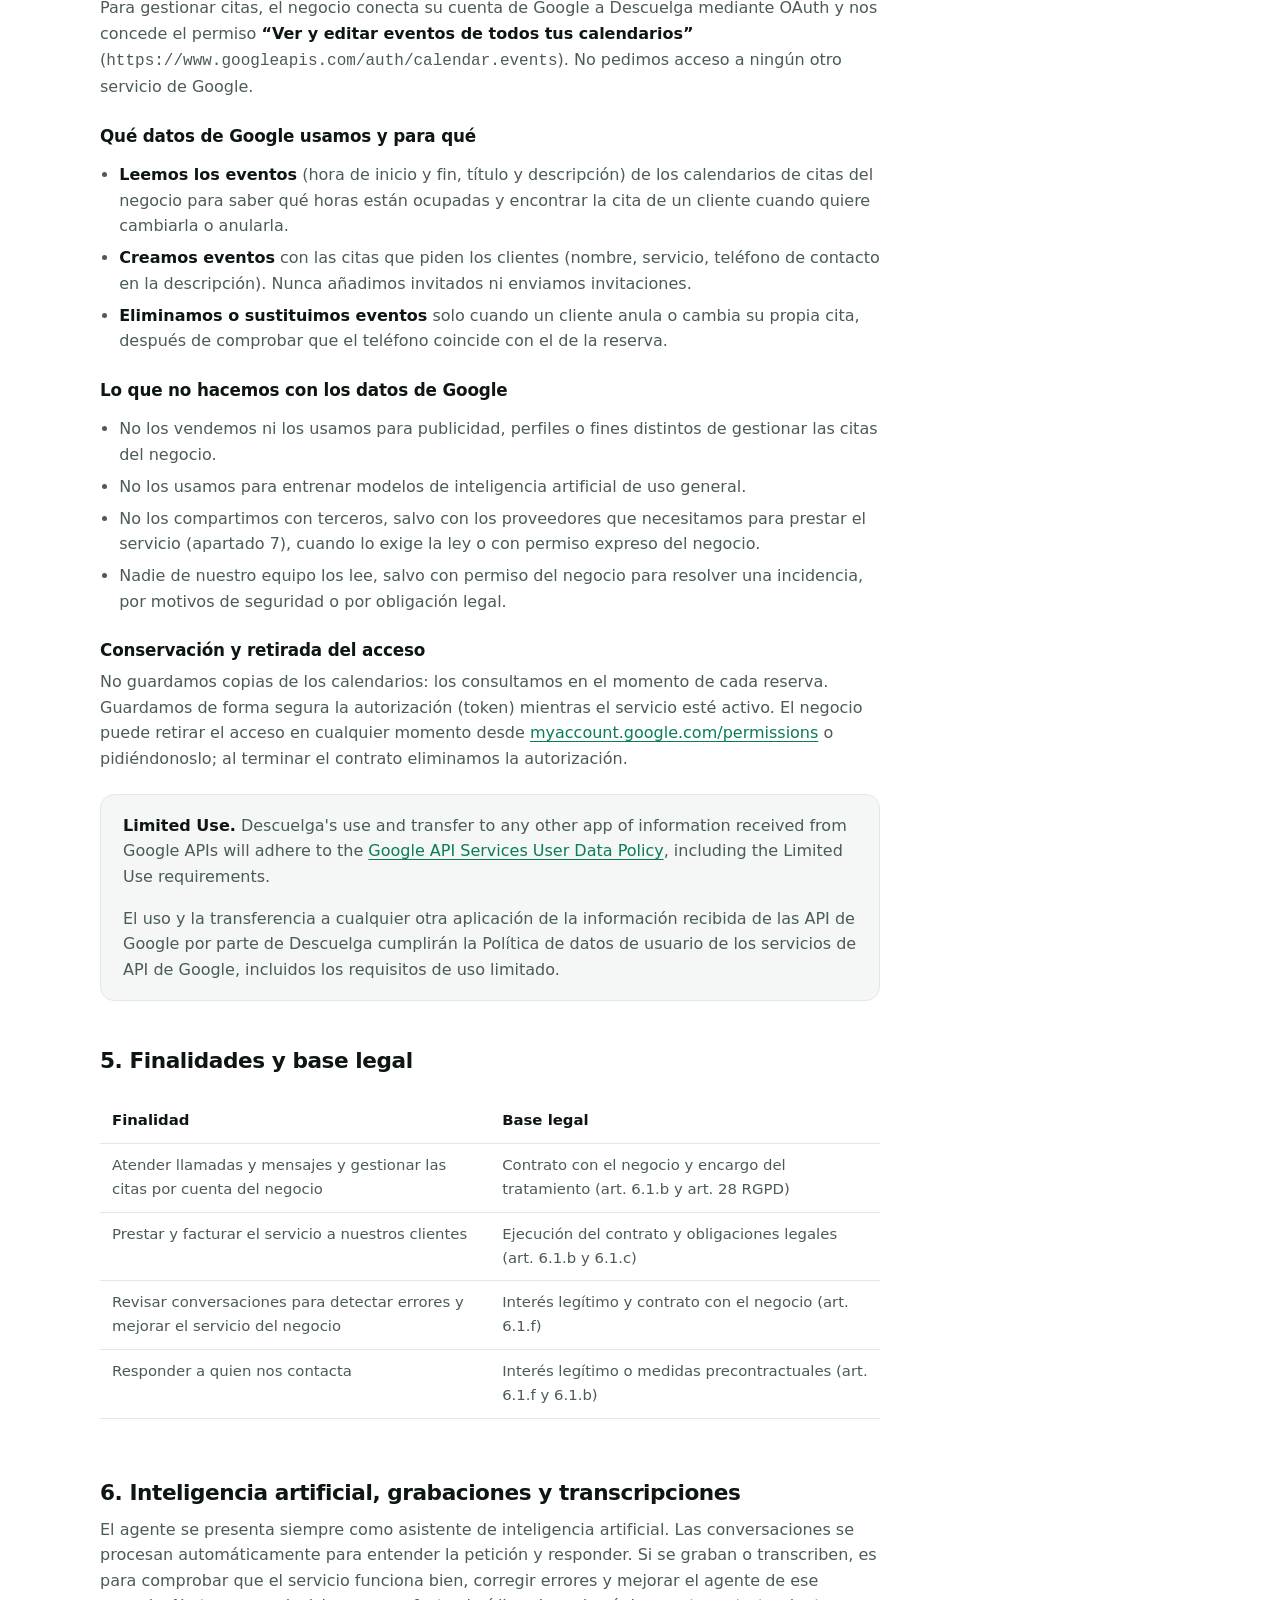
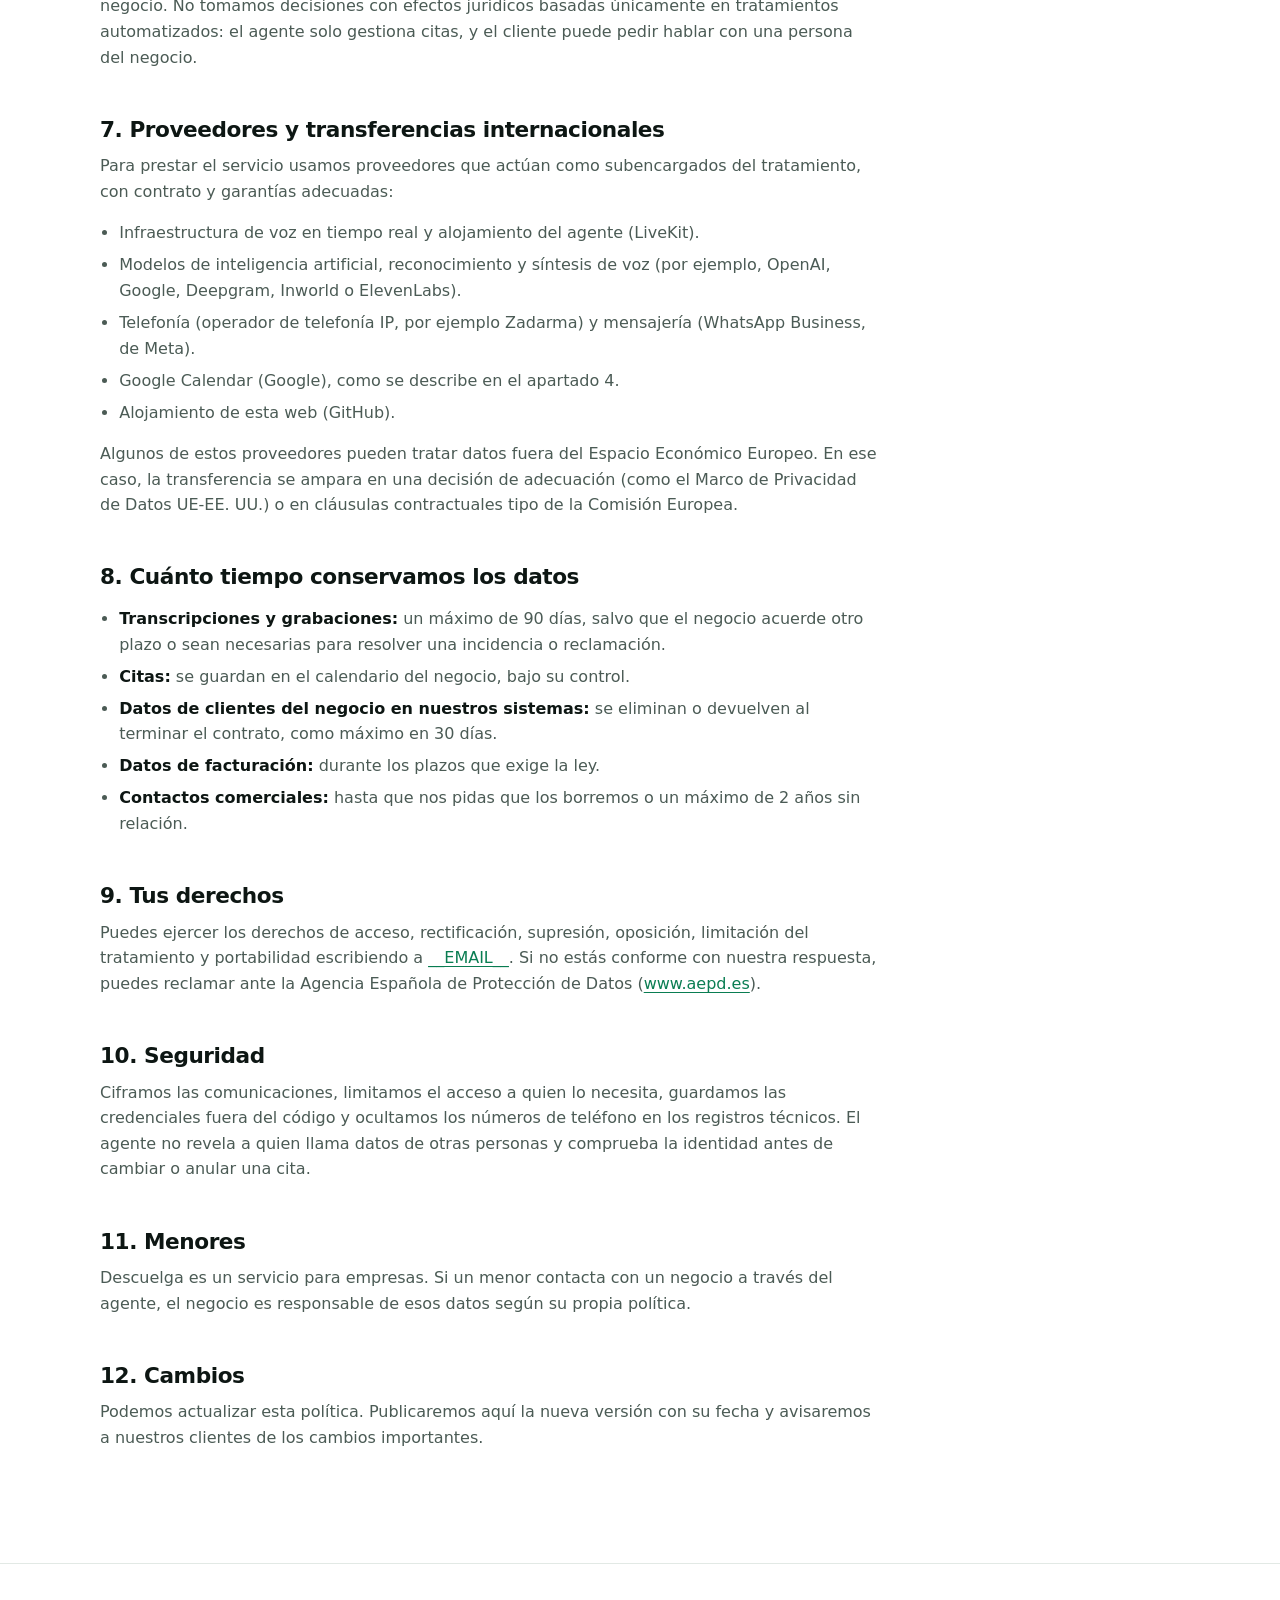
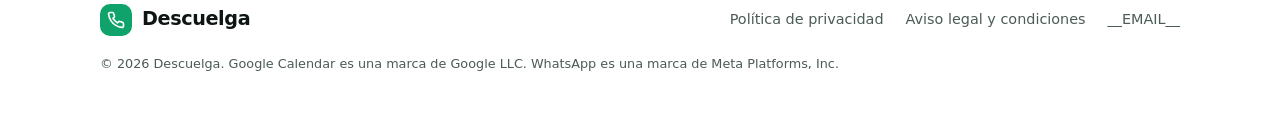
<file: descuelga-web/privacidad.html>
<!doctype html>
<html lang="es">
<head>
  <meta charset="utf-8">
  <meta name="viewport" content="width=device-width, initial-scale=1">
  <title data-i18n="legal.privacyTitle">Política de privacidad · Descuelga</title>
  <meta name="description" content="Política de privacidad de Descuelga: qué datos tratamos, cómo usamos los datos de Google Calendar y cuáles son tus derechos.">
  <meta name="theme-color" content="#0fa36b">
  <link rel="icon" href="assets/favicon.svg" type="image/svg+xml">
  <link rel="stylesheet" href="assets/styles.css?v=3">
  <script src="assets/i18n.js?v=3" defer></script>
  <script src="assets/main.js?v=3" defer></script>
</head>
<body>

<header class="site-header">
  <nav class="container nav" aria-label="Principal">
    <a class="logo" href="./" aria-label="Descuelga">
      <span class="logo-mark"><svg viewBox="0 0 24 24" fill="none" stroke="currentColor" stroke-width="2.2" stroke-linecap="round" stroke-linejoin="round" aria-hidden="true"><path d="M22 16.9v3a2 2 0 0 1-2.2 2 19.8 19.8 0 0 1-8.6-3.1 19.5 19.5 0 0 1-6-6A19.8 19.8 0 0 1 2.1 4.2 2 2 0 0 1 4.1 2h3a2 2 0 0 1 2 1.7c.1.9.4 1.8.7 2.7a2 2 0 0 1-.5 2.1L8 9.8a16 16 0 0 0 6 6l1.3-1.3a2 2 0 0 1 2.1-.4c.9.3 1.8.6 2.7.7a2 2 0 0 1 1.7 2z"/></svg></span>
      Descuelga
    </a>
    <div class="nav-links">
      <a href="./#como-funciona" data-i18n="nav.how">Cómo funciona</a>
      <a href="./#planes" data-i18n="nav.plans">Planes</a>
      <a href="./#preguntas" data-i18n="nav.faq">Preguntas</a>
    </div>
    <div class="nav-right">
      <div class="lang-switch" role="group" aria-label="Idioma / Language">
        <button type="button" data-lang="es" aria-pressed="true">ES</button>
        <button type="button" data-lang="ca" aria-pressed="false">CA</button>
        <button type="button" data-lang="fr" aria-pressed="false">FR</button>
      </div>
      <a class="btn btn-primary btn-small" href="./#contacto" data-i18n="nav.cta">Pide una demo</a>
    </div>
  </nav>
</header>

<main class="legal-wrap">
<div class="container">

<!-- ======================= ESPAÑOL ======================= -->
<article class="legal" data-lang="es" lang="es">
  <h1>Política de privacidad</h1>
  <p class="updated">Última actualización: 18 de noviembre de 2026</p>
  <p>Descuelga ofrece agentes de inteligencia artificial que atienden llamadas y mensajes de WhatsApp de negocios con cita previa y gestionan sus reservas en Google Calendar. Esta política explica qué datos personales tratamos, para qué, durante cuánto tiempo y cuáles son tus derechos. Incluye un apartado específico sobre los datos que obtenemos de Google.</p>

  <h2>1. Quién es el responsable</h2>
  <div class="box">
    <p><strong>Titular:</strong> __TITULAR__ (Descuelga)<br>
    <strong>NIF:</strong> __NIF__<br>
    <strong>Domicilio:</strong> __DIRECCION__<br>
    <strong>Correo electrónico:</strong> <a href="mailto:__EMAIL__">__EMAIL__</a></p>
  </div>

  <h2>2. A quién se aplica y en qué papel actuamos</h2>
  <ul>
    <li><strong>Visitantes de esta web y personas que nos contactan.</strong> Somos responsables del tratamiento.</li>
    <li><strong>Negocios que contratan Descuelga</strong> (nuestros clientes) y sus personas de contacto. Somos responsables del tratamiento.</li>
    <li><strong>Clientes de esos negocios</strong> que llaman o escriben al agente para pedir, cambiar o anular una cita. Aquí el responsable es el negocio y Descuelga actúa como <strong>encargado del tratamiento</strong> (artículo 28 del RGPD), siguiendo sus instrucciones y el contrato de encargo firmado con él. Si eres cliente de un negocio, puedes ejercer tus derechos ante el negocio o ante nosotros, y se lo trasladaremos.</li>
  </ul>

  <h2>3. Qué datos tratamos</h2>
  <h3>Esta web</h3>
  <p>No usa formularios, cookies, analítica ni publicidad. Solo guarda en tu navegador el idioma que eliges. El alojamiento (GitHub Pages) registra datos técnicos como la dirección IP para garantizar la seguridad del servicio.</p>
  <h3>Si nos contactas</h3>
  <p>Nombre, correo, teléfono y lo que nos cuentes por correo o WhatsApp.</p>
  <h3>Negocios clientes</h3>
  <p>Datos de contacto y facturación, y la información necesaria para configurar el agente: profesionales, servicios, precios, horarios y calendarios.</p>
  <h3>Clientes de los negocios (cuando hablan con el agente)</h3>
  <ul>
    <li>Nombre y número de teléfono (incluido el número desde el que llaman).</li>
    <li>Datos de la cita: servicio, profesional, día y hora, e idioma.</li>
    <li>El contenido de la conversación (transcripción) y, si el negocio lo tiene activado, la grabación de la llamada.</li>
    <li>Datos técnicos de la llamada o del mensaje: fecha, hora y duración.</li>
  </ul>

  <h2 id="google">4. Datos de usuario de Google</h2>
  <p>Para gestionar citas, el negocio conecta su cuenta de Google a Descuelga mediante OAuth y nos concede el permiso <strong>“Ver y editar eventos de todos tus calendarios”</strong> (<code>https://www.googleapis.com/auth/calendar.events</code>). No pedimos acceso a ningún otro servicio de Google.</p>
  <h3>Qué datos de Google usamos y para qué</h3>
  <ul>
    <li><strong>Leemos los eventos</strong> (hora de inicio y fin, título y descripción) de los calendarios de citas del negocio para saber qué horas están ocupadas y encontrar la cita de un cliente cuando quiere cambiarla o anularla.</li>
    <li><strong>Creamos eventos</strong> con las citas que piden los clientes (nombre, servicio, teléfono de contacto en la descripción). Nunca añadimos invitados ni enviamos invitaciones.</li>
    <li><strong>Eliminamos o sustituimos eventos</strong> solo cuando un cliente anula o cambia su propia cita, después de comprobar que el teléfono coincide con el de la reserva.</li>
  </ul>
  <h3>Lo que no hacemos con los datos de Google</h3>
  <ul>
    <li>No los vendemos ni los usamos para publicidad, perfiles o fines distintos de gestionar las citas del negocio.</li>
    <li>No los usamos para entrenar modelos de inteligencia artificial de uso general.</li>
    <li>No los compartimos con terceros, salvo con los proveedores que necesitamos para prestar el servicio (apartado 7), cuando lo exige la ley o con permiso expreso del negocio.</li>
    <li>Nadie de nuestro equipo los lee, salvo con permiso del negocio para resolver una incidencia, por motivos de seguridad o por obligación legal.</li>
  </ul>
  <h3>Conservación y retirada del acceso</h3>
  <p>No guardamos copias de los calendarios: los consultamos en el momento de cada reserva. Guardamos de forma segura la autorización (token) mientras el servicio esté activo. El negocio puede retirar el acceso en cualquier momento desde <a href="https://myaccount.google.com/permissions" target="_blank" rel="noopener">myaccount.google.com/permissions</a> o pidiéndonoslo; al terminar el contrato eliminamos la autorización.</p>
  <div class="box">
    <p lang="en"><strong>Limited Use.</strong> Descuelga's use and transfer to any other app of information received from Google APIs will adhere to the <a href="https://developers.google.com/terms/api-services-user-data-policy" target="_blank" rel="noopener">Google API Services User Data Policy</a>, including the Limited Use requirements.</p>
    <p>El uso y la transferencia a cualquier otra aplicación de la información recibida de las API de Google por parte de Descuelga cumplirán la Política de datos de usuario de los servicios de API de Google, incluidos los requisitos de uso limitado.</p>
  </div>

  <h2>5. Finalidades y base legal</h2>
  <div class="table-scroll">
  <table>
    <tr><th>Finalidad</th><th>Base legal</th></tr>
    <tr><td>Atender llamadas y mensajes y gestionar las citas por cuenta del negocio</td><td>Contrato con el negocio y encargo del tratamiento (art. 6.1.b y art. 28 RGPD)</td></tr>
    <tr><td>Prestar y facturar el servicio a nuestros clientes</td><td>Ejecución del contrato y obligaciones legales (art. 6.1.b y 6.1.c)</td></tr>
    <tr><td>Revisar conversaciones para detectar errores y mejorar el servicio del negocio</td><td>Interés legítimo y contrato con el negocio (art. 6.1.f)</td></tr>
    <tr><td>Responder a quien nos contacta</td><td>Interés legítimo o medidas precontractuales (art. 6.1.f y 6.1.b)</td></tr>
  </table>
  </div>

  <h2>6. Inteligencia artificial, grabaciones y transcripciones</h2>
  <p>El agente se presenta siempre como asistente de inteligencia artificial. Las conversaciones se procesan automáticamente para entender la petición y responder. Si se graban o transcriben, es para comprobar que el servicio funciona bien, corregir errores y mejorar el agente de ese negocio. No tomamos decisiones con efectos jurídicos basadas únicamente en tratamientos automatizados: el agente solo gestiona citas, y el cliente puede pedir hablar con una persona del negocio.</p>

  <h2>7. Proveedores y transferencias internacionales</h2>
  <p>Para prestar el servicio usamos proveedores que actúan como subencargados del tratamiento, con contrato y garantías adecuadas:</p>
  <ul>
    <li>Infraestructura de voz en tiempo real y alojamiento del agente (LiveKit).</li>
    <li>Modelos de inteligencia artificial, reconocimiento y síntesis de voz (por ejemplo, OpenAI, Google, Deepgram, Inworld o ElevenLabs).</li>
    <li>Telefonía (operador de telefonía IP, por ejemplo Zadarma) y mensajería (WhatsApp Business, de Meta).</li>
    <li>Google Calendar (Google), como se describe en el apartado 4.</li>
    <li>Alojamiento de esta web (GitHub).</li>
  </ul>
  <p>Algunos de estos proveedores pueden tratar datos fuera del Espacio Económico Europeo. En ese caso, la transferencia se ampara en una decisión de adecuación (como el Marco de Privacidad de Datos UE-EE. UU.) o en cláusulas contractuales tipo de la Comisión Europea.</p>

  <h2>8. Cuánto tiempo conservamos los datos</h2>
  <ul>
    <li><strong>Transcripciones y grabaciones:</strong> un máximo de 90 días, salvo que el negocio acuerde otro plazo o sean necesarias para resolver una incidencia o reclamación.</li>
    <li><strong>Citas:</strong> se guardan en el calendario del negocio, bajo su control.</li>
    <li><strong>Datos de clientes del negocio en nuestros sistemas:</strong> se eliminan o devuelven al terminar el contrato, como máximo en 30 días.</li>
    <li><strong>Datos de facturación:</strong> durante los plazos que exige la ley.</li>
    <li><strong>Contactos comerciales:</strong> hasta que nos pidas que los borremos o un máximo de 2 años sin relación.</li>
  </ul>

  <h2>9. Tus derechos</h2>
  <p>Puedes ejercer los derechos de acceso, rectificación, supresión, oposición, limitación del tratamiento y portabilidad escribiendo a <a href="mailto:__EMAIL__">__EMAIL__</a>. Si no estás conforme con nuestra respuesta, puedes reclamar ante la Agencia Española de Protección de Datos (<a href="https://www.aepd.es" target="_blank" rel="noopener">www.aepd.es</a>).</p>

  <h2>10. Seguridad</h2>
  <p>Ciframos las comunicaciones, limitamos el acceso a quien lo necesita, guardamos las credenciales fuera del código y ocultamos los números de teléfono en los registros técnicos. El agente no revela a quien llama datos de otras personas y comprueba la identidad antes de cambiar o anular una cita.</p>

  <h2>11. Menores</h2>
  <p>Descuelga es un servicio para empresas. Si un menor contacta con un negocio a través del agente, el negocio es responsable de esos datos según su propia política.</p>

  <h2>12. Cambios</h2>
  <p>Podemos actualizar esta política. Publicaremos aquí la nueva versión con su fecha y avisaremos a nuestros clientes de los cambios importantes.</p>
</article>

<!-- ======================= CATALÀ ======================= -->
<article class="legal" data-lang="ca" lang="ca">
  <h1>Política de privacitat</h1>
  <p class="updated">Última actualització: 18 de novembre de 2026</p>
  <p>Descuelga ofereix agents d'intel·ligència artificial que atenen trucades i missatges de WhatsApp de negocis amb cita prèvia i gestionen les seves reserves a Google Calendar. Aquesta política explica quines dades personals tractem, per a què, durant quant de temps i quins són els teus drets. Inclou un apartat específic sobre les dades que obtenim de Google.</p>

  <h2>1. Qui és el responsable</h2>
  <div class="box">
    <p><strong>Titular:</strong> __TITULAR__ (Descuelga)<br>
    <strong>NIF:</strong> __NIF__<br>
    <strong>Domicili:</strong> __DIRECCION__<br>
    <strong>Correu electrònic:</strong> <a href="mailto:__EMAIL__">__EMAIL__</a></p>
  </div>

  <h2>2. A qui s'aplica i en quin paper actuem</h2>
  <ul>
    <li><strong>Visitants d'aquest web i persones que ens contacten.</strong> Som responsables del tractament.</li>
    <li><strong>Negocis que contracten Descuelga</strong> (els nostres clients) i les seves persones de contacte. Som responsables del tractament.</li>
    <li><strong>Clients d'aquests negocis</strong> que truquen o escriuen a l'agent per demanar, canviar o anul·lar una cita. Aquí el responsable és el negoci i Descuelga actua com a <strong>encarregat del tractament</strong> (article 28 del RGPD), seguint-ne les instruccions i el contracte d'encàrrec signat. Si ets client d'un negoci, pots exercir els teus drets davant del negoci o davant nostre, i li ho traslladarem.</li>
  </ul>

  <h2>3. Quines dades tractem</h2>
  <h3>Aquest web</h3>
  <p>No fa servir formularis, galetes, analítica ni publicitat. Només desa al navegador l'idioma que tries. L'allotjament (GitHub Pages) registra dades tècniques com l'adreça IP per garantir la seguretat del servei.</p>
  <h3>Si ens contactes</h3>
  <p>Nom, correu, telèfon i el que ens expliquis per correu o WhatsApp.</p>
  <h3>Negocis clients</h3>
  <p>Dades de contacte i facturació, i la informació necessària per configurar l'agent: professionals, serveis, preus, horaris i calendaris.</p>
  <h3>Clients dels negocis (quan parlen amb l'agent)</h3>
  <ul>
    <li>Nom i número de telèfon (inclòs el número des del qual truquen).</li>
    <li>Dades de la cita: servei, professional, dia i hora, i idioma.</li>
    <li>El contingut de la conversa (transcripció) i, si el negoci ho té activat, la gravació de la trucada.</li>
    <li>Dades tècniques de la trucada o del missatge: data, hora i durada.</li>
  </ul>

  <h2>4. Dades d'usuari de Google</h2>
  <p>Per gestionar cites, el negoci connecta el seu compte de Google a Descuelga mitjançant OAuth i ens concedeix el permís <strong>“Veure i editar esdeveniments de tots els teus calendaris”</strong> (<code>https://www.googleapis.com/auth/calendar.events</code>). No demanem accés a cap altre servei de Google.</p>
  <h3>Quines dades de Google fem servir i per a què</h3>
  <ul>
    <li><strong>Llegim els esdeveniments</strong> (hora d'inici i de fi, títol i descripció) dels calendaris de cites del negoci per saber quines hores estan ocupades i trobar la cita d'un client quan la vol canviar o anul·lar.</li>
    <li><strong>Creem esdeveniments</strong> amb les cites que demanen els clients (nom, servei, telèfon de contacte a la descripció). Mai no hi afegim convidats ni enviem invitacions.</li>
    <li><strong>Eliminem o substituïm esdeveniments</strong> només quan un client anul·la o canvia la seva pròpia cita, després de comprovar que el telèfon coincideix amb el de la reserva.</li>
  </ul>
  <h3>El que no fem amb les dades de Google</h3>
  <ul>
    <li>No les venem ni les fem servir per a publicitat, perfils o finalitats diferents de gestionar les cites del negoci.</li>
    <li>No les fem servir per entrenar models d'intel·ligència artificial d'ús general.</li>
    <li>No les compartim amb tercers, excepte amb els proveïdors que necessitem per prestar el servei (apartat 7), quan ho exigeix la llei o amb permís exprés del negoci.</li>
    <li>Ningú del nostre equip les llegeix, excepte amb permís del negoci per resoldre una incidència, per motius de seguretat o per obligació legal.</li>
  </ul>
  <h3>Conservació i retirada de l'accés</h3>
  <p>No desem còpies dels calendaris: els consultem en el moment de cada reserva. Desem de manera segura l'autorització (token) mentre el servei estigui actiu. El negoci pot retirar l'accés en qualsevol moment des de <a href="https://myaccount.google.com/permissions" target="_blank" rel="noopener">myaccount.google.com/permissions</a> o demanant-nos-ho; en acabar el contracte eliminem l'autorització.</p>
  <div class="box">
    <p lang="en"><strong>Limited Use.</strong> Descuelga's use and transfer to any other app of information received from Google APIs will adhere to the <a href="https://developers.google.com/terms/api-services-user-data-policy" target="_blank" rel="noopener">Google API Services User Data Policy</a>, including the Limited Use requirements.</p>
    <p>L'ús i la transferència a qualsevol altra aplicació de la informació rebuda de les API de Google per part de Descuelga compliran la Política de dades d'usuari dels serveis d'API de Google, inclosos els requisits d'ús limitat.</p>
  </div>

  <h2>5. Finalitats i base legal</h2>
  <div class="table-scroll">
  <table>
    <tr><th>Finalitat</th><th>Base legal</th></tr>
    <tr><td>Atendre trucades i missatges i gestionar les cites per compte del negoci</td><td>Contracte amb el negoci i encàrrec del tractament (art. 6.1.b i art. 28 RGPD)</td></tr>
    <tr><td>Prestar i facturar el servei als nostres clients</td><td>Execució del contracte i obligacions legals (art. 6.1.b i 6.1.c)</td></tr>
    <tr><td>Revisar converses per detectar errors i millorar el servei del negoci</td><td>Interès legítim i contracte amb el negoci (art. 6.1.f)</td></tr>
    <tr><td>Respondre qui ens contacta</td><td>Interès legítim o mesures precontractuals (art. 6.1.f i 6.1.b)</td></tr>
  </table>
  </div>

  <h2>6. Intel·ligència artificial, gravacions i transcripcions</h2>
  <p>L'agent es presenta sempre com a assistent d'intel·ligència artificial. Les converses es processen automàticament per entendre la petició i respondre. Si es graven o es transcriuen, és per comprovar que el servei funciona bé, corregir errors i millorar l'agent d'aquell negoci. No prenem decisions amb efectes jurídics basades únicament en tractaments automatitzats: l'agent només gestiona cites, i el client pot demanar parlar amb una persona del negoci.</p>

  <h2>7. Proveïdors i transferències internacionals</h2>
  <p>Per prestar el servei fem servir proveïdors que actuen com a subencarregats del tractament, amb contracte i garanties adequades:</p>
  <ul>
    <li>Infraestructura de veu en temps real i allotjament de l'agent (LiveKit).</li>
    <li>Models d'intel·ligència artificial, reconeixement i síntesi de veu (per exemple, OpenAI, Google, Deepgram, Inworld o ElevenLabs).</li>
    <li>Telefonia (operador de telefonia IP, per exemple Zadarma) i missatgeria (WhatsApp Business, de Meta).</li>
    <li>Google Calendar (Google), tal com es descriu a l'apartat 4.</li>
    <li>Allotjament d'aquest web (GitHub).</li>
  </ul>
  <p>Alguns d'aquests proveïdors poden tractar dades fora de l'Espai Econòmic Europeu. En aquest cas, la transferència s'empara en una decisió d'adequació (com el Marc de Privacitat de Dades UE-EUA) o en clàusules contractuals tipus de la Comissió Europea.</p>

  <h2>8. Quant de temps conservem les dades</h2>
  <ul>
    <li><strong>Transcripcions i gravacions:</strong> un màxim de 90 dies, llevat que el negoci acordi un altre termini o siguin necessàries per resoldre una incidència o reclamació.</li>
    <li><strong>Cites:</strong> es desen al calendari del negoci, sota el seu control.</li>
    <li><strong>Dades de clients del negoci als nostres sistemes:</strong> s'eliminen o es retornen en acabar el contracte, com a màxim en 30 dies.</li>
    <li><strong>Dades de facturació:</strong> durant els terminis que exigeix la llei.</li>
    <li><strong>Contactes comercials:</strong> fins que ens demanis que els esborrem o un màxim de 2 anys sense relació.</li>
  </ul>

  <h2>9. Els teus drets</h2>
  <p>Pots exercir els drets d'accés, rectificació, supressió, oposició, limitació del tractament i portabilitat escrivint a <a href="mailto:__EMAIL__">__EMAIL__</a>. Si no estàs d'acord amb la nostra resposta, pots reclamar davant l'Agència Espanyola de Protecció de Dades (<a href="https://www.aepd.es" target="_blank" rel="noopener">www.aepd.es</a>) o l'Autoritat Catalana de Protecció de Dades.</p>

  <h2>10. Seguretat</h2>
  <p>Xifrem les comunicacions, limitem l'accés a qui el necessita, desem les credencials fora del codi i amaguem els números de telèfon als registres tècnics. L'agent no revela a qui truca dades d'altres persones i comprova la identitat abans de canviar o anul·lar una cita.</p>

  <h2>11. Menors</h2>
  <p>Descuelga és un servei per a empreses. Si un menor contacta amb un negoci a través de l'agent, el negoci és responsable d'aquestes dades segons la seva pròpia política.</p>

  <h2>12. Canvis</h2>
  <p>Podem actualitzar aquesta política. Hi publicarem la nova versió amb la seva data i avisarem els nostres clients dels canvis importants.</p>
  <p class="muted"><em>En cas de discrepància entre versions, preval la versió en castellà.</em></p>
</article>

<!-- ======================= FRANÇAIS ======================= -->
<article class="legal" data-lang="fr" lang="fr">
  <h1>Politique de confidentialité</h1>
  <p class="updated">Dernière mise à jour : 18 novembre 2026</p>
  <p>Descuelga propose des agents d'intelligence artificielle qui répondent aux appels et aux messages WhatsApp des commerces sur rendez-vous et gèrent leurs réservations dans Google Calendar. Cette politique explique quelles données personnelles nous traitons, pourquoi, pendant combien de temps et quels sont vos droits. Elle comprend une section spécifique sur les données que nous obtenons de Google.</p>

  <h2>1. Responsable du traitement</h2>
  <div class="box">
    <p><strong>Titulaire :</strong> __TITULAR__ (Descuelga)<br>
    <strong>NIF :</strong> __NIF__<br>
    <strong>Adresse :</strong> __DIRECCION__<br>
    <strong>E-mail :</strong> <a href="mailto:__EMAIL__">__EMAIL__</a></p>
  </div>

  <h2>2. Personnes concernées et notre rôle</h2>
  <ul>
    <li><strong>Visiteurs de ce site et personnes qui nous contactent.</strong> Nous sommes responsables du traitement.</li>
    <li><strong>Commerces qui souscrivent Descuelga</strong> (nos clients) et leurs contacts. Nous sommes responsables du traitement.</li>
    <li><strong>Clients de ces commerces</strong> qui appellent ou écrivent à l'agent pour prendre, modifier ou annuler un rendez-vous. Le responsable est alors le commerce et Descuelga agit en tant que <strong>sous-traitant</strong> (article 28 du RGPD), selon ses instructions et le contrat de sous-traitance conclu avec lui. Si vous êtes client d'un commerce, vous pouvez exercer vos droits auprès du commerce ou auprès de nous, et nous les lui transmettrons.</li>
  </ul>

  <h2>3. Données traitées</h2>
  <h3>Ce site</h3>
  <p>Il n'utilise ni formulaires, ni cookies, ni outils d'analyse, ni publicité. Il enregistre seulement dans votre navigateur la langue choisie. L'hébergeur (GitHub Pages) enregistre des données techniques comme l'adresse IP pour assurer la sécurité du service.</p>
  <h3>Si vous nous contactez</h3>
  <p>Nom, e-mail, téléphone et ce que vous nous écrivez par e-mail ou WhatsApp.</p>
  <h3>Commerces clients</h3>
  <p>Coordonnées et données de facturation, ainsi que les informations nécessaires pour configurer l'agent : professionnels, prestations, prix, horaires et calendriers.</p>
  <h3>Clients des commerces (lorsqu'ils parlent à l'agent)</h3>
  <ul>
    <li>Nom et numéro de téléphone (y compris le numéro d'appel).</li>
    <li>Données du rendez-vous : prestation, professionnel, jour et heure, langue.</li>
    <li>Le contenu de la conversation (transcription) et, si le commerce l'a activé, l'enregistrement de l'appel.</li>
    <li>Données techniques de l'appel ou du message : date, heure et durée.</li>
  </ul>

  <h2>4. Données utilisateur Google</h2>
  <p>Pour gérer les rendez-vous, le commerce connecte son compte Google à Descuelga via OAuth et nous accorde l'autorisation <strong>« Consulter et modifier les événements de tous vos agendas »</strong> (<code>https://www.googleapis.com/auth/calendar.events</code>). Nous ne demandons l'accès à aucun autre service Google.</p>
  <h3>Données Google utilisées et finalités</h3>
  <ul>
    <li><strong>Nous lisons les événements</strong> (heure de début et de fin, titre et description) des calendriers de rendez-vous du commerce pour connaître les créneaux occupés et retrouver le rendez-vous d'un client qui souhaite le modifier ou l'annuler.</li>
    <li><strong>Nous créons des événements</strong> pour les rendez-vous demandés par les clients (nom, prestation, téléphone de contact dans la description). Nous n'ajoutons jamais d'invités et n'envoyons aucune invitation.</li>
    <li><strong>Nous supprimons ou remplaçons des événements</strong> uniquement lorsqu'un client annule ou modifie son propre rendez-vous, après avoir vérifié que le téléphone correspond à celui de la réservation.</li>
  </ul>
  <h3>Ce que nous ne faisons pas avec les données Google</h3>
  <ul>
    <li>Nous ne les vendons pas et ne les utilisons pas pour la publicité, le profilage ou toute autre finalité que la gestion des rendez-vous du commerce.</li>
    <li>Nous ne les utilisons pas pour entraîner des modèles d'intelligence artificielle généralistes.</li>
    <li>Nous ne les partageons pas avec des tiers, sauf avec les prestataires nécessaires au service (section 7), lorsque la loi l'exige ou avec l'accord exprès du commerce.</li>
    <li>Personne dans notre équipe ne les lit, sauf avec l'accord du commerce pour résoudre un incident, pour des raisons de sécurité ou en cas d'obligation légale.</li>
  </ul>
  <h3>Conservation et retrait de l'accès</h3>
  <p>Nous ne conservons pas de copie des calendriers : nous les consultons au moment de chaque réservation. Nous conservons de manière sécurisée l'autorisation (jeton) tant que le service est actif. Le commerce peut retirer l'accès à tout moment depuis <a href="https://myaccount.google.com/permissions" target="_blank" rel="noopener">myaccount.google.com/permissions</a> ou en nous le demandant ; à la fin du contrat, nous supprimons l'autorisation.</p>
  <div class="box">
    <p lang="en"><strong>Limited Use.</strong> Descuelga's use and transfer to any other app of information received from Google APIs will adhere to the <a href="https://developers.google.com/terms/api-services-user-data-policy" target="_blank" rel="noopener">Google API Services User Data Policy</a>, including the Limited Use requirements.</p>
    <p>L'utilisation et le transfert vers toute autre application, par Descuelga, des informations reçues des API Google respecteront le Règlement sur les données utilisateur des services d'API Google, y compris les exigences d'utilisation limitée.</p>
  </div>

  <h2>5. Finalités et base légale</h2>
  <div class="table-scroll">
  <table>
    <tr><th>Finalité</th><th>Base légale</th></tr>
    <tr><td>Répondre aux appels et messages et gérer les rendez-vous pour le compte du commerce</td><td>Contrat avec le commerce et sous-traitance (art. 6.1.b et art. 28 RGPD)</td></tr>
    <tr><td>Fournir et facturer le service à nos clients</td><td>Exécution du contrat et obligations légales (art. 6.1.b et 6.1.c)</td></tr>
    <tr><td>Relire des conversations pour détecter les erreurs et améliorer le service du commerce</td><td>Intérêt légitime et contrat avec le commerce (art. 6.1.f)</td></tr>
    <tr><td>Répondre aux personnes qui nous contactent</td><td>Intérêt légitime ou mesures précontractuelles (art. 6.1.f et 6.1.b)</td></tr>
  </table>
  </div>

  <h2>6. Intelligence artificielle, enregistrements et transcriptions</h2>
  <p>L'agent se présente toujours comme un assistant d'intelligence artificielle. Les conversations sont traitées automatiquement pour comprendre la demande et y répondre. Si elles sont enregistrées ou transcrites, c'est pour vérifier le bon fonctionnement du service, corriger les erreurs et améliorer l'agent de ce commerce. Nous ne prenons aucune décision produisant des effets juridiques fondée exclusivement sur un traitement automatisé : l'agent ne fait que gérer des rendez-vous, et le client peut demander à parler à une personne du commerce.</p>

  <h2>7. Prestataires et transferts internationaux</h2>
  <p>Pour fournir le service, nous faisons appel à des prestataires agissant comme sous-traitants ultérieurs, avec contrat et garanties appropriées :</p>
  <ul>
    <li>Infrastructure vocale en temps réel et hébergement de l'agent (LiveKit).</li>
    <li>Modèles d'intelligence artificielle, reconnaissance et synthèse vocale (par exemple OpenAI, Google, Deepgram, Inworld ou ElevenLabs).</li>
    <li>Téléphonie (opérateur de téléphonie IP, par exemple Zadarma) et messagerie (WhatsApp Business, de Meta).</li>
    <li>Google Calendar (Google), comme décrit à la section 4.</li>
    <li>Hébergement de ce site (GitHub).</li>
  </ul>
  <p>Certains de ces prestataires peuvent traiter des données hors de l'Espace économique européen. Dans ce cas, le transfert repose sur une décision d'adéquation (comme le cadre de protection des données UE–États-Unis) ou sur les clauses contractuelles types de la Commission européenne.</p>

  <h2>8. Durées de conservation</h2>
  <ul>
    <li><strong>Transcriptions et enregistrements :</strong> 90 jours maximum, sauf autre durée convenue avec le commerce ou nécessité de traiter un incident ou une réclamation.</li>
    <li><strong>Rendez-vous :</strong> conservés dans le calendrier du commerce, sous son contrôle.</li>
    <li><strong>Données des clients du commerce dans nos systèmes :</strong> supprimées ou restituées à la fin du contrat, dans un délai de 30 jours maximum.</li>
    <li><strong>Données de facturation :</strong> pendant les durées imposées par la loi.</li>
    <li><strong>Contacts commerciaux :</strong> jusqu'à ce que vous nous demandiez de les supprimer, ou 2 ans maximum sans relation.</li>
  </ul>

  <h2>9. Vos droits</h2>
  <p>Vous pouvez exercer vos droits d'accès, de rectification, d'effacement, d'opposition, de limitation et de portabilité en écrivant à <a href="mailto:__EMAIL__">__EMAIL__</a>. Si notre réponse ne vous satisfait pas, vous pouvez introduire une réclamation auprès de l'Agence espagnole de protection des données (<a href="https://www.aepd.es" target="_blank" rel="noopener">www.aepd.es</a>) ou de l'autorité de contrôle de votre pays (en France, la CNIL).</p>

  <h2>10. Sécurité</h2>
  <p>Nous chiffrons les communications, limitons l'accès aux personnes qui en ont besoin, conservons les identifiants hors du code et masquons les numéros de téléphone dans les journaux techniques. L'agent ne révèle jamais à un appelant les données d'autres personnes et vérifie l'identité avant de modifier ou d'annuler un rendez-vous.</p>

  <h2>11. Mineurs</h2>
  <p>Descuelga est un service destiné aux entreprises. Si un mineur contacte un commerce via l'agent, le commerce est responsable de ces données selon sa propre politique.</p>

  <h2>12. Modifications</h2>
  <p>Nous pouvons mettre à jour cette politique. Nous publierons ici la nouvelle version avec sa date et informerons nos clients des changements importants.</p>
  <p class="muted"><em>En cas de divergence entre les versions, la version espagnole prévaut.</em></p>
</article>

</div>
</main>

<footer class="site-footer">
  <div class="container">
    <div class="footer-grid">
      <a class="logo" href="./"><span class="logo-mark"><svg viewBox="0 0 24 24" fill="none" stroke="currentColor" stroke-width="2.2" stroke-linecap="round" stroke-linejoin="round" aria-hidden="true"><path d="M22 16.9v3a2 2 0 0 1-2.2 2 19.8 19.8 0 0 1-8.6-3.1 19.5 19.5 0 0 1-6-6A19.8 19.8 0 0 1 2.1 4.2 2 2 0 0 1 4.1 2h3a2 2 0 0 1 2 1.7c.1.9.4 1.8.7 2.7a2 2 0 0 1-.5 2.1L8 9.8a16 16 0 0 0 6 6l1.3-1.3a2 2 0 0 1 2.1-.4c.9.3 1.8.6 2.7.7a2 2 0 0 1 1.7 2z"/></svg></span>Descuelga</a>
      <div class="footer-links">
        <a href="privacidad.html" data-i18n="foot.privacy">Política de privacidad</a>
        <a href="terminos.html" data-i18n="foot.terms">Aviso legal y condiciones</a>
        <a href="mailto:__EMAIL__">__EMAIL__</a>
      </div>
    </div>
    <p class="footer-note">© <span data-year>2026</span> Descuelga. <span data-i18n="foot.note">Google Calendar es una marca de Google LLC. WhatsApp es una marca de Meta Platforms, Inc.</span></p>
  </div>
</footer>

</body>
</html>
</file>
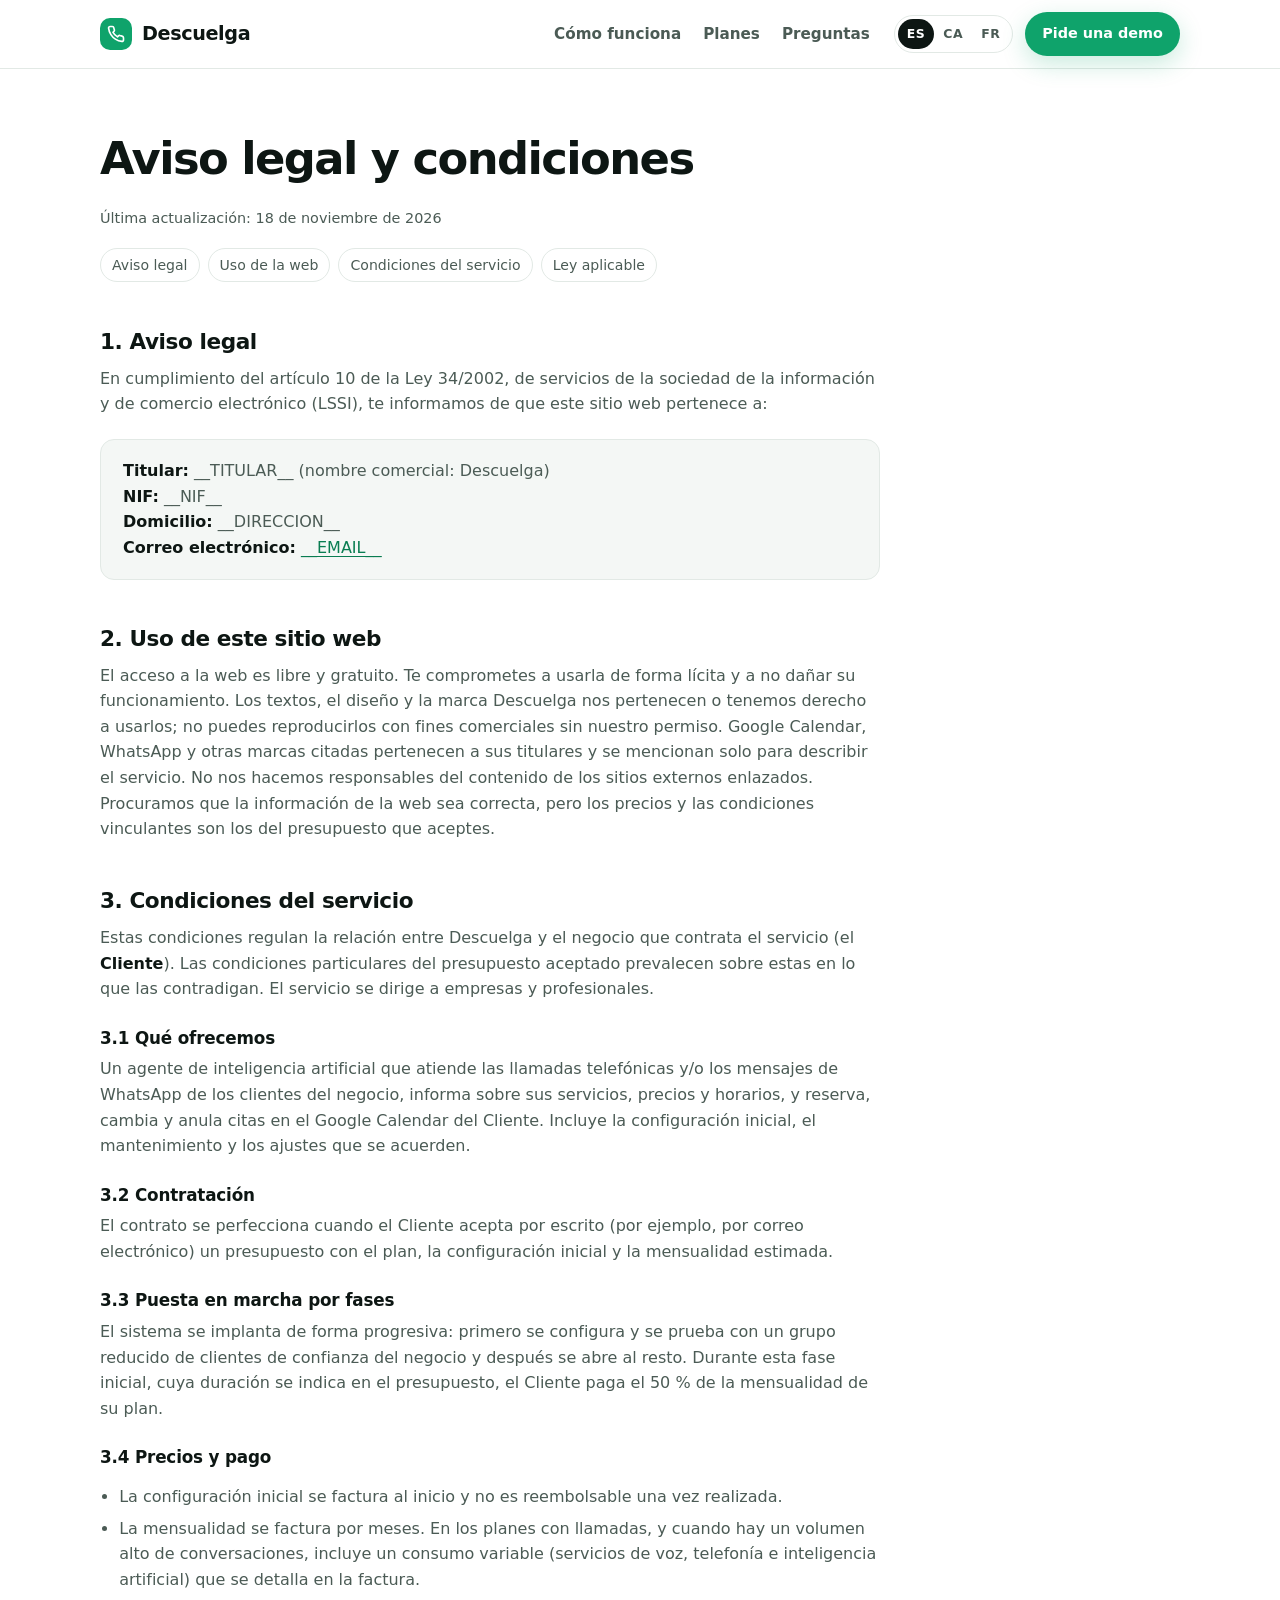
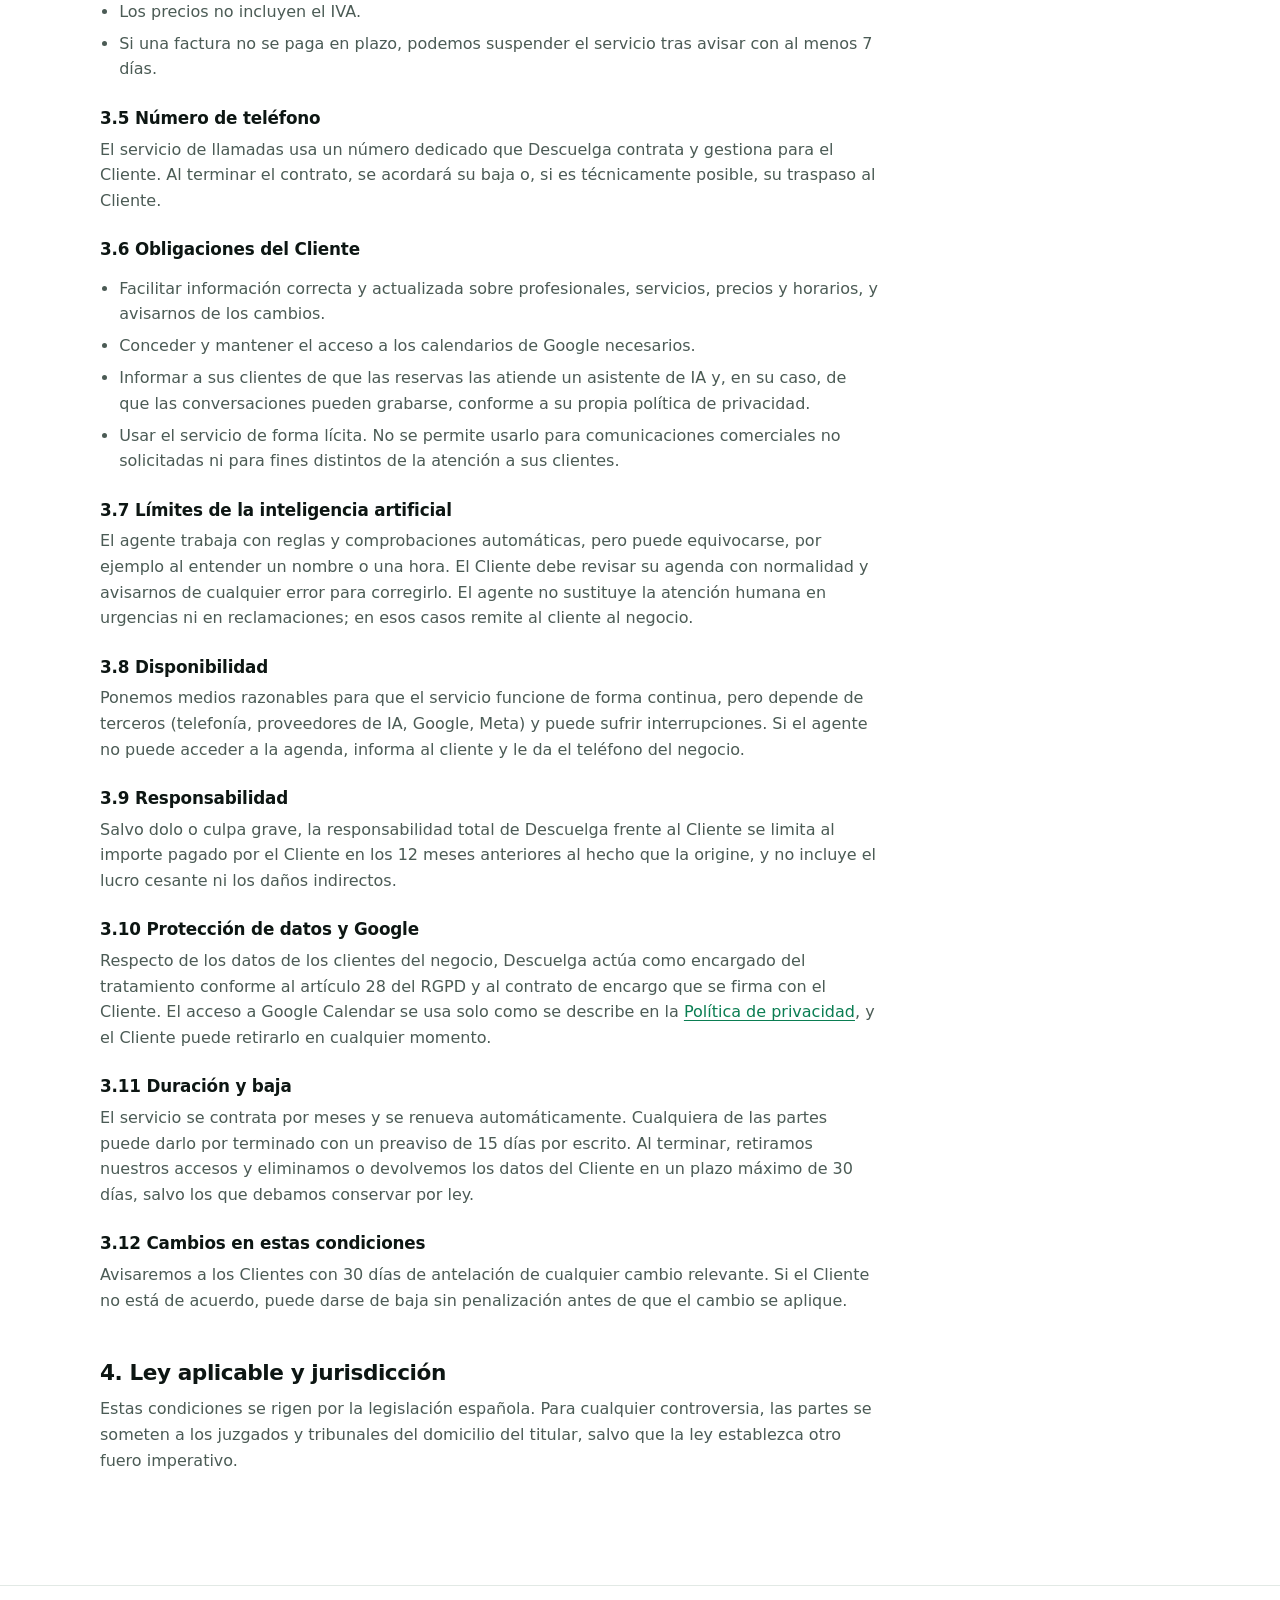
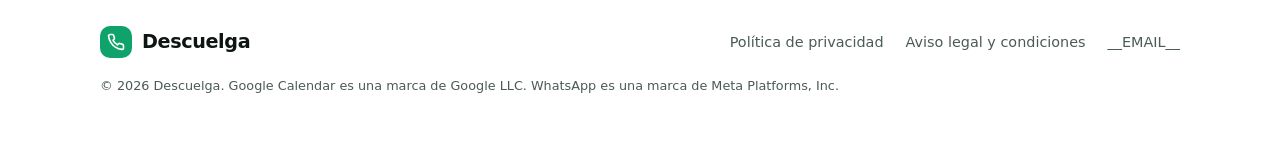
<file: descuelga-web/terminos.html>
<!doctype html>
<html lang="es">
<head>
  <meta charset="utf-8">
  <meta name="viewport" content="width=device-width, initial-scale=1">
  <title data-i18n="legal.termsTitle">Aviso legal y condiciones · Descuelga</title>
  <meta name="description" content="Aviso legal, condiciones de uso del sitio web y condiciones del servicio de Descuelga.">
  <meta name="theme-color" content="#0fa36b">
  <link rel="icon" href="assets/favicon.svg" type="image/svg+xml">
  <link rel="stylesheet" href="assets/styles.css?v=3">
  <script src="assets/i18n.js?v=3" defer></script>
  <script src="assets/main.js?v=3" defer></script>
</head>
<body>

<header class="site-header">
  <nav class="container nav" aria-label="Principal">
    <a class="logo" href="./" aria-label="Descuelga">
      <span class="logo-mark"><svg viewBox="0 0 24 24" fill="none" stroke="currentColor" stroke-width="2.2" stroke-linecap="round" stroke-linejoin="round" aria-hidden="true"><path d="M22 16.9v3a2 2 0 0 1-2.2 2 19.8 19.8 0 0 1-8.6-3.1 19.5 19.5 0 0 1-6-6A19.8 19.8 0 0 1 2.1 4.2 2 2 0 0 1 4.1 2h3a2 2 0 0 1 2 1.7c.1.9.4 1.8.7 2.7a2 2 0 0 1-.5 2.1L8 9.8a16 16 0 0 0 6 6l1.3-1.3a2 2 0 0 1 2.1-.4c.9.3 1.8.6 2.7.7a2 2 0 0 1 1.7 2z"/></svg></span>
      Descuelga
    </a>
    <div class="nav-links">
      <a href="./#como-funciona" data-i18n="nav.how">Cómo funciona</a>
      <a href="./#planes" data-i18n="nav.plans">Planes</a>
      <a href="./#preguntas" data-i18n="nav.faq">Preguntas</a>
    </div>
    <div class="nav-right">
      <div class="lang-switch" role="group" aria-label="Idioma / Language">
        <button type="button" data-lang="es" aria-pressed="true">ES</button>
        <button type="button" data-lang="ca" aria-pressed="false">CA</button>
        <button type="button" data-lang="fr" aria-pressed="false">FR</button>
      </div>
      <a class="btn btn-primary btn-small" href="./#contacto" data-i18n="nav.cta">Pide una demo</a>
    </div>
  </nav>
</header>

<main class="legal-wrap">
<div class="container">

<!-- ======================= ESPAÑOL ======================= -->
<article class="legal" data-lang="es" lang="es">
  <h1>Aviso legal y condiciones</h1>
  <p class="updated">Última actualización: 18 de noviembre de 2026</p>
  <nav class="toc"><a href="#es-aviso">Aviso legal</a><a href="#es-web">Uso de la web</a><a href="#es-servicio">Condiciones del servicio</a><a href="#es-ley">Ley aplicable</a></nav>

  <h2 id="es-aviso">1. Aviso legal</h2>
  <p>En cumplimiento del artículo 10 de la Ley 34/2002, de servicios de la sociedad de la información y de comercio electrónico (LSSI), te informamos de que este sitio web pertenece a:</p>
  <div class="box">
    <p><strong>Titular:</strong> __TITULAR__ (nombre comercial: Descuelga)<br>
    <strong>NIF:</strong> __NIF__<br>
    <strong>Domicilio:</strong> __DIRECCION__<br>
    <strong>Correo electrónico:</strong> <a href="mailto:__EMAIL__">__EMAIL__</a></p>
  </div>

  <h2 id="es-web">2. Uso de este sitio web</h2>
  <p>El acceso a la web es libre y gratuito. Te comprometes a usarla de forma lícita y a no dañar su funcionamiento. Los textos, el diseño y la marca Descuelga nos pertenecen o tenemos derecho a usarlos; no puedes reproducirlos con fines comerciales sin nuestro permiso. Google Calendar, WhatsApp y otras marcas citadas pertenecen a sus titulares y se mencionan solo para describir el servicio. No nos hacemos responsables del contenido de los sitios externos enlazados. Procuramos que la información de la web sea correcta, pero los precios y las condiciones vinculantes son los del presupuesto que aceptes.</p>

  <h2 id="es-servicio">3. Condiciones del servicio</h2>
  <p>Estas condiciones regulan la relación entre Descuelga y el negocio que contrata el servicio (el <strong>Cliente</strong>). Las condiciones particulares del presupuesto aceptado prevalecen sobre estas en lo que las contradigan. El servicio se dirige a empresas y profesionales.</p>

  <h3>3.1 Qué ofrecemos</h3>
  <p>Un agente de inteligencia artificial que atiende las llamadas telefónicas y/o los mensajes de WhatsApp de los clientes del negocio, informa sobre sus servicios, precios y horarios, y reserva, cambia y anula citas en el Google Calendar del Cliente. Incluye la configuración inicial, el mantenimiento y los ajustes que se acuerden.</p>

  <h3>3.2 Contratación</h3>
  <p>El contrato se perfecciona cuando el Cliente acepta por escrito (por ejemplo, por correo electrónico) un presupuesto con el plan, la configuración inicial y la mensualidad estimada.</p>

  <h3>3.3 Puesta en marcha por fases</h3>
  <p>El sistema se implanta de forma progresiva: primero se configura y se prueba con un grupo reducido de clientes de confianza del negocio y después se abre al resto. Durante esta fase inicial, cuya duración se indica en el presupuesto, el Cliente paga el 50 % de la mensualidad de su plan.</p>

  <h3>3.4 Precios y pago</h3>
  <ul>
    <li>La configuración inicial se factura al inicio y no es reembolsable una vez realizada.</li>
    <li>La mensualidad se factura por meses. En los planes con llamadas, y cuando hay un volumen alto de conversaciones, incluye un consumo variable (servicios de voz, telefonía e inteligencia artificial) que se detalla en la factura.</li>
    <li>Los precios no incluyen el IVA.</li>
    <li>Si una factura no se paga en plazo, podemos suspender el servicio tras avisar con al menos 7 días.</li>
  </ul>

  <h3>3.5 Número de teléfono</h3>
  <p>El servicio de llamadas usa un número dedicado que Descuelga contrata y gestiona para el Cliente. Al terminar el contrato, se acordará su baja o, si es técnicamente posible, su traspaso al Cliente.</p>

  <h3>3.6 Obligaciones del Cliente</h3>
  <ul>
    <li>Facilitar información correcta y actualizada sobre profesionales, servicios, precios y horarios, y avisarnos de los cambios.</li>
    <li>Conceder y mantener el acceso a los calendarios de Google necesarios.</li>
    <li>Informar a sus clientes de que las reservas las atiende un asistente de IA y, en su caso, de que las conversaciones pueden grabarse, conforme a su propia política de privacidad.</li>
    <li>Usar el servicio de forma lícita. No se permite usarlo para comunicaciones comerciales no solicitadas ni para fines distintos de la atención a sus clientes.</li>
  </ul>

  <h3>3.7 Límites de la inteligencia artificial</h3>
  <p>El agente trabaja con reglas y comprobaciones automáticas, pero puede equivocarse, por ejemplo al entender un nombre o una hora. El Cliente debe revisar su agenda con normalidad y avisarnos de cualquier error para corregirlo. El agente no sustituye la atención humana en urgencias ni en reclamaciones; en esos casos remite al cliente al negocio.</p>

  <h3>3.8 Disponibilidad</h3>
  <p>Ponemos medios razonables para que el servicio funcione de forma continua, pero depende de terceros (telefonía, proveedores de IA, Google, Meta) y puede sufrir interrupciones. Si el agente no puede acceder a la agenda, informa al cliente y le da el teléfono del negocio.</p>

  <h3>3.9 Responsabilidad</h3>
  <p>Salvo dolo o culpa grave, la responsabilidad total de Descuelga frente al Cliente se limita al importe pagado por el Cliente en los 12 meses anteriores al hecho que la origine, y no incluye el lucro cesante ni los daños indirectos.</p>

  <h3>3.10 Protección de datos y Google</h3>
  <p>Respecto de los datos de los clientes del negocio, Descuelga actúa como encargado del tratamiento conforme al artículo 28 del RGPD y al contrato de encargo que se firma con el Cliente. El acceso a Google Calendar se usa solo como se describe en la <a href="privacidad.html">Política de privacidad</a>, y el Cliente puede retirarlo en cualquier momento.</p>

  <h3>3.11 Duración y baja</h3>
  <p>El servicio se contrata por meses y se renueva automáticamente. Cualquiera de las partes puede darlo por terminado con un preaviso de 15 días por escrito. Al terminar, retiramos nuestros accesos y eliminamos o devolvemos los datos del Cliente en un plazo máximo de 30 días, salvo los que debamos conservar por ley.</p>

  <h3>3.12 Cambios en estas condiciones</h3>
  <p>Avisaremos a los Clientes con 30 días de antelación de cualquier cambio relevante. Si el Cliente no está de acuerdo, puede darse de baja sin penalización antes de que el cambio se aplique.</p>

  <h2 id="es-ley">4. Ley aplicable y jurisdicción</h2>
  <p>Estas condiciones se rigen por la legislación española. Para cualquier controversia, las partes se someten a los juzgados y tribunales del domicilio del titular, salvo que la ley establezca otro fuero imperativo.</p>
</article>

<!-- ======================= CATALÀ ======================= -->
<article class="legal" data-lang="ca" lang="ca">
  <h1>Avís legal i condicions</h1>
  <p class="updated">Última actualització: 18 de novembre de 2026</p>
  <nav class="toc"><a href="#ca-avis">Avís legal</a><a href="#ca-web">Ús del web</a><a href="#ca-servei">Condicions del servei</a><a href="#ca-llei">Llei aplicable</a></nav>

  <h2 id="ca-avis">1. Avís legal</h2>
  <p>En compliment de l'article 10 de la Llei 34/2002, de serveis de la societat de la informació i de comerç electrònic (LSSI), t'informem que aquest lloc web pertany a:</p>
  <div class="box">
    <p><strong>Titular:</strong> __TITULAR__ (nom comercial: Descuelga)<br>
    <strong>NIF:</strong> __NIF__<br>
    <strong>Domicili:</strong> __DIRECCION__<br>
    <strong>Correu electrònic:</strong> <a href="mailto:__EMAIL__">__EMAIL__</a></p>
  </div>

  <h2 id="ca-web">2. Ús d'aquest lloc web</h2>
  <p>L'accés al web és lliure i gratuït. Et comprometes a fer-ne un ús lícit i a no perjudicar-ne el funcionament. Els textos, el disseny i la marca Descuelga ens pertanyen o tenim dret a fer-los servir; no els pots reproduir amb finalitats comercials sense el nostre permís. Google Calendar, WhatsApp i altres marques citades pertanyen als seus titulars i només s'esmenten per descriure el servei. No ens fem responsables del contingut dels llocs externs enllaçats. Procurem que la informació del web sigui correcta, però els preus i les condicions vinculants són els del pressupost que acceptis.</p>

  <h2 id="ca-servei">3. Condicions del servei</h2>
  <p>Aquestes condicions regulen la relació entre Descuelga i el negoci que contracta el servei (el <strong>Client</strong>). Les condicions particulars del pressupost acceptat prevalen sobre aquestes en allò que les contradiguin. El servei s'adreça a empreses i professionals.</p>

  <h3>3.1 Què oferim</h3>
  <p>Un agent d'intel·ligència artificial que atén les trucades telefòniques i/o els missatges de WhatsApp dels clients del negoci, informa sobre els seus serveis, preus i horaris, i reserva, canvia i anul·la cites al Google Calendar del Client. Inclou la configuració inicial, el manteniment i els ajustos que s'acordin.</p>

  <h3>3.2 Contractació</h3>
  <p>El contracte es perfecciona quan el Client accepta per escrit (per exemple, per correu electrònic) un pressupost amb el pla, la configuració inicial i la mensualitat estimada.</p>

  <h3>3.3 Posada en marxa per fases</h3>
  <p>El sistema s'implanta de manera progressiva: primer es configura i es prova amb un grup reduït de clients de confiança del negoci i després s'obre a la resta. Durant aquesta fase inicial, la durada de la qual s'indica al pressupost, el Client paga el 50 % de la mensualitat del seu pla.</p>

  <h3>3.4 Preus i pagament</h3>
  <ul>
    <li>La configuració inicial es factura a l'inici i no és reemborsable un cop feta.</li>
    <li>La mensualitat es factura per mesos. En els plans amb trucades, i quan hi ha un volum alt de converses, inclou un consum variable (serveis de veu, telefonia i intel·ligència artificial) que es detalla a la factura.</li>
    <li>Els preus no inclouen l'IVA.</li>
    <li>Si una factura no es paga dins del termini, podem suspendre el servei després d'avisar amb almenys 7 dies.</li>
  </ul>

  <h3>3.5 Número de telèfon</h3>
  <p>El servei de trucades fa servir un número dedicat que Descuelga contracta i gestiona per al Client. En acabar el contracte, s'acordarà la seva baixa o, si és tècnicament possible, el seu traspàs al Client.</p>

  <h3>3.6 Obligacions del Client</h3>
  <ul>
    <li>Facilitar informació correcta i actualitzada sobre professionals, serveis, preus i horaris, i avisar-nos dels canvis.</li>
    <li>Concedir i mantenir l'accés als calendaris de Google necessaris.</li>
    <li>Informar els seus clients que les reserves les atén un assistent d'IA i, si escau, que les converses es poden gravar, d'acord amb la seva pròpia política de privacitat.</li>
    <li>Fer un ús lícit del servei. No es permet fer-lo servir per a comunicacions comercials no sol·licitades ni per a finalitats diferents de l'atenció als seus clients.</li>
  </ul>

  <h3>3.7 Límits de la intel·ligència artificial</h3>
  <p>L'agent treballa amb regles i comprovacions automàtiques, però es pot equivocar, per exemple en entendre un nom o una hora. El Client ha de revisar la seva agenda amb normalitat i avisar-nos de qualsevol error per corregir-lo. L'agent no substitueix l'atenció humana en urgències ni en reclamacions; en aquests casos remet el client al negoci.</p>

  <h3>3.8 Disponibilitat</h3>
  <p>Posem mitjans raonables perquè el servei funcioni de manera contínua, però depèn de tercers (telefonia, proveïdors d'IA, Google, Meta) i pot patir interrupcions. Si l'agent no pot accedir a l'agenda, n'informa el client i li dona el telèfon del negoci.</p>

  <h3>3.9 Responsabilitat</h3>
  <p>Excepte en cas de dol o culpa greu, la responsabilitat total de Descuelga davant del Client es limita a l'import pagat pel Client en els 12 mesos anteriors al fet que l'origini, i no inclou el lucre cessant ni els danys indirectes.</p>

  <h3>3.10 Protecció de dades i Google</h3>
  <p>Pel que fa a les dades dels clients del negoci, Descuelga actua com a encarregat del tractament d'acord amb l'article 28 del RGPD i el contracte d'encàrrec que se signa amb el Client. L'accés a Google Calendar només es fa servir tal com es descriu a la <a href="privacidad.html">Política de privacitat</a>, i el Client el pot retirar en qualsevol moment.</p>

  <h3>3.11 Durada i baixa</h3>
  <p>El servei es contracta per mesos i es renova automàticament. Qualsevol de les parts el pot donar per acabat amb un preavís de 15 dies per escrit. En acabar, retirem els nostres accessos i eliminem o retornem les dades del Client en un termini màxim de 30 dies, excepte les que hàgim de conservar per llei.</p>

  <h3>3.12 Canvis en aquestes condicions</h3>
  <p>Avisarem els Clients amb 30 dies d'antelació de qualsevol canvi rellevant. Si el Client no hi està d'acord, es pot donar de baixa sense penalització abans que el canvi s'apliqui.</p>

  <h2 id="ca-llei">4. Llei aplicable i jurisdicció</h2>
  <p>Aquestes condicions es regeixen per la legislació espanyola. Per a qualsevol controvèrsia, les parts se sotmeten als jutjats i tribunals del domicili del titular, llevat que la llei estableixi un altre fur imperatiu.</p>
  <p class="muted"><em>En cas de discrepància entre versions, preval la versió en castellà.</em></p>
</article>

<!-- ======================= FRANÇAIS ======================= -->
<article class="legal" data-lang="fr" lang="fr">
  <h1>Mentions légales et conditions générales</h1>
  <p class="updated">Dernière mise à jour : 18 novembre 2026</p>
  <nav class="toc"><a href="#fr-mentions">Mentions légales</a><a href="#fr-site">Utilisation du site</a><a href="#fr-service">Conditions du service</a><a href="#fr-loi">Droit applicable</a></nav>

  <h2 id="fr-mentions">1. Mentions légales</h2>
  <p>Conformément à l'article 10 de la loi espagnole 34/2002 sur les services de la société de l'information et le commerce électronique (LSSI), ce site appartient à :</p>
  <div class="box">
    <p><strong>Titulaire :</strong> __TITULAR__ (nom commercial : Descuelga)<br>
    <strong>NIF :</strong> __NIF__<br>
    <strong>Adresse :</strong> __DIRECCION__<br>
    <strong>E-mail :</strong> <a href="mailto:__EMAIL__">__EMAIL__</a></p>
  </div>

  <h2 id="fr-site">2. Utilisation de ce site</h2>
  <p>L'accès au site est libre et gratuit. Vous vous engagez à l'utiliser de manière licite et à ne pas nuire à son fonctionnement. Les textes, le design et la marque Descuelga nous appartiennent ou nous avons le droit de les utiliser ; vous ne pouvez pas les reproduire à des fins commerciales sans notre accord. Google Calendar, WhatsApp et les autres marques citées appartiennent à leurs titulaires et ne sont mentionnées que pour décrire le service. Nous ne sommes pas responsables du contenu des sites externes liés. Nous veillons à l'exactitude des informations du site, mais les prix et conditions qui engagent sont ceux du devis que vous acceptez.</p>

  <h2 id="fr-service">3. Conditions du service</h2>
  <p>Ces conditions régissent la relation entre Descuelga et le commerce qui souscrit le service (le <strong>Client</strong>). Les conditions particulières du devis accepté prévalent sur celles-ci en cas de contradiction. Le service s'adresse aux entreprises et aux professionnels.</p>

  <h3>3.1 Ce que nous proposons</h3>
  <p>Un agent d'intelligence artificielle qui répond aux appels téléphoniques et/ou aux messages WhatsApp des clients du commerce, informe sur ses prestations, prix et horaires, et réserve, modifie et annule des rendez-vous dans le Google Calendar du Client. Le service comprend la configuration initiale, la maintenance et les ajustements convenus.</p>

  <h3>3.2 Souscription</h3>
  <p>Le contrat est conclu lorsque le Client accepte par écrit (par exemple par e-mail) un devis précisant l'offre, la mise en place et l'abonnement estimé.</p>

  <h3>3.3 Mise en service par étapes</h3>
  <p>Le système est déployé progressivement : il est d'abord configuré et testé avec un petit groupe de clients de confiance du commerce, puis ouvert à tous. Pendant cette phase initiale, dont la durée est indiquée dans le devis, le Client paie 50 % de l'abonnement de son offre.</p>

  <h3>3.4 Prix et paiement</h3>
  <ul>
    <li>La mise en place est facturée au démarrage et n'est pas remboursable une fois réalisée.</li>
    <li>L'abonnement est facturé mensuellement. Pour les offres avec appels, et en cas de volume élevé de conversations, il comprend une consommation variable (services vocaux, téléphonie et intelligence artificielle) détaillée sur la facture.</li>
    <li>Les prix s'entendent hors TVA.</li>
    <li>En cas de facture impayée à l'échéance, nous pouvons suspendre le service après un préavis d'au moins 7 jours.</li>
  </ul>

  <h3>3.5 Numéro de téléphone</h3>
  <p>Le service d'appels utilise un numéro dédié que Descuelga souscrit et gère pour le Client. À la fin du contrat, sa résiliation ou, si c'est techniquement possible, son transfert au Client sera convenu.</p>

  <h3>3.6 Obligations du Client</h3>
  <ul>
    <li>Fournir des informations exactes et à jour sur les professionnels, prestations, prix et horaires, et nous prévenir de tout changement.</li>
    <li>Accorder et maintenir l'accès aux calendriers Google nécessaires.</li>
    <li>Informer ses clients que les réservations sont gérées par un assistant IA et, le cas échéant, que les conversations peuvent être enregistrées, conformément à sa propre politique de confidentialité.</li>
    <li>Utiliser le service de manière licite. Il est interdit de l'utiliser pour des communications commerciales non sollicitées ou à d'autres fins que l'accueil de ses clients.</li>
  </ul>

  <h3>3.7 Limites de l'intelligence artificielle</h3>
  <p>L'agent fonctionne avec des règles et des vérifications automatiques, mais il peut se tromper, par exemple en comprenant un nom ou une heure. Le Client doit consulter son agenda normalement et nous signaler toute erreur afin que nous la corrigions. L'agent ne remplace pas un interlocuteur humain en cas d'urgence ou de réclamation ; dans ces cas, il renvoie le client vers le commerce.</p>

  <h3>3.8 Disponibilité</h3>
  <p>Nous mettons en œuvre des moyens raisonnables pour assurer la continuité du service, mais il dépend de tiers (téléphonie, fournisseurs d'IA, Google, Meta) et peut connaître des interruptions. Si l'agent ne peut pas accéder à l'agenda, il en informe le client et lui donne le numéro du commerce.</p>

  <h3>3.9 Responsabilité</h3>
  <p>Sauf dol ou faute lourde, la responsabilité totale de Descuelga envers le Client est limitée au montant payé par le Client au cours des 12 mois précédant le fait générateur, et exclut le manque à gagner et les dommages indirects.</p>

  <h3>3.10 Protection des données et Google</h3>
  <p>Pour les données des clients du commerce, Descuelga agit en tant que sous-traitant au sens de l'article 28 du RGPD et du contrat de sous-traitance signé avec le Client. L'accès à Google Calendar n'est utilisé que comme décrit dans la <a href="privacidad.html">Politique de confidentialité</a>, et le Client peut le retirer à tout moment.</p>

  <h3>3.11 Durée et résiliation</h3>
  <p>Le service est souscrit au mois et se renouvelle automatiquement. Chaque partie peut y mettre fin avec un préavis écrit de 15 jours. À la fin du contrat, nous retirons nos accès et supprimons ou restituons les données du Client dans un délai de 30 jours maximum, sauf celles que nous devons conserver en vertu de la loi.</p>

  <h3>3.12 Modification des conditions</h3>
  <p>Nous informerons les Clients de toute modification importante 30 jours à l'avance. Si le Client n'est pas d'accord, il peut résilier sans pénalité avant l'entrée en vigueur du changement.</p>

  <h2 id="fr-loi">4. Droit applicable et juridiction</h2>
  <p>Ces conditions sont régies par le droit espagnol. Pour tout litige, les parties se soumettent aux juridictions du domicile du titulaire, sauf disposition légale impérative contraire.</p>
  <p class="muted"><em>En cas de divergence entre les versions, la version espagnole prévaut.</em></p>
</article>

</div>
</main>

<footer class="site-footer">
  <div class="container">
    <div class="footer-grid">
      <a class="logo" href="./"><span class="logo-mark"><svg viewBox="0 0 24 24" fill="none" stroke="currentColor" stroke-width="2.2" stroke-linecap="round" stroke-linejoin="round" aria-hidden="true"><path d="M22 16.9v3a2 2 0 0 1-2.2 2 19.8 19.8 0 0 1-8.6-3.1 19.5 19.5 0 0 1-6-6A19.8 19.8 0 0 1 2.1 4.2 2 2 0 0 1 4.1 2h3a2 2 0 0 1 2 1.7c.1.9.4 1.8.7 2.7a2 2 0 0 1-.5 2.1L8 9.8a16 16 0 0 0 6 6l1.3-1.3a2 2 0 0 1 2.1-.4c.9.3 1.8.6 2.7.7a2 2 0 0 1 1.7 2z"/></svg></span>Descuelga</a>
      <div class="footer-links">
        <a href="privacidad.html" data-i18n="foot.privacy">Política de privacidad</a>
        <a href="terminos.html" data-i18n="foot.terms">Aviso legal y condiciones</a>
        <a href="mailto:__EMAIL__">__EMAIL__</a>
      </div>
    </div>
    <p class="footer-note">© <span data-year>2026</span> Descuelga. <span data-i18n="foot.note">Google Calendar es una marca de Google LLC. WhatsApp es una marca de Meta Platforms, Inc.</span></p>
  </div>
</footer>

</body>
</html>
</file>
<file: descuelga-web/assets/styles.css>
/* Descuelga: shared styles. System fonts only (no external requests, no cookies). */

:root {
  --bg: #ffffff;
  --bg-soft: #f4f7f5;
  --card: #ffffff;
  --ink: #0d1613;
  --ink-soft: #4b5b55;
  --line: #e2e9e5;
  --brand: #0fa36b;
  --brand-strong: #0a7d52;
  --brand-tint: rgba(15, 163, 107, 0.12);
  --glow: rgba(15, 163, 107, 0.22);
  --shadow: 0 1px 2px rgba(13, 22, 19, 0.06), 0 12px 32px rgba(13, 22, 19, 0.08);
  --radius: 18px;
  --max: 1120px;
  color-scheme: light;
}

@media (prefers-color-scheme: dark) {
  :root:not([data-theme="light"]) {
    --bg: #0a100e;
    --bg-soft: #0f1714;
    --card: #121c18;
    --ink: #e7f0ec;
    --ink-soft: #9db0a8;
    --line: #1f2c27;
    --brand: #2bd492;
    --brand-strong: #5fe3ae;
    --brand-tint: rgba(43, 212, 146, 0.12);
    --glow: rgba(43, 212, 146, 0.16);
    --shadow: 0 1px 2px rgba(0, 0, 0, 0.4), 0 12px 32px rgba(0, 0, 0, 0.35);
    color-scheme: dark;
  }
}

:root[data-theme="dark"] {
  --bg: #0a100e;
  --bg-soft: #0f1714;
  --card: #121c18;
  --ink: #e7f0ec;
  --ink-soft: #9db0a8;
  --line: #1f2c27;
  --brand: #2bd492;
  --brand-strong: #5fe3ae;
  --brand-tint: rgba(43, 212, 146, 0.12);
  --glow: rgba(43, 212, 146, 0.16);
  --shadow: 0 1px 2px rgba(0, 0, 0, 0.4), 0 12px 32px rgba(0, 0, 0, 0.35);
  color-scheme: dark;
}

*, *::before, *::after { box-sizing: border-box; }

html { scroll-behavior: smooth; -webkit-text-size-adjust: 100%; }

body {
  margin: 0;
  background: var(--bg);
  color: var(--ink);
  font: 16px/1.6 ui-sans-serif, system-ui, -apple-system, "Segoe UI", Roboto, "Helvetica Neue", Arial, sans-serif;
  -webkit-font-smoothing: antialiased;
  overflow-x: hidden;
}

img, svg { display: block; max-width: 100%; }
a { color: var(--brand-strong); text-underline-offset: 3px; }
h1, h2, h3 { line-height: 1.15; letter-spacing: -0.02em; margin: 0 0 0.5em; }
h1 { font-size: clamp(2.3rem, 5.2vw, 3.9rem); font-weight: 800; letter-spacing: -0.035em; }
h2 { font-size: clamp(1.75rem, 3.4vw, 2.6rem); font-weight: 750; }
h3 { font-size: 1.12rem; font-weight: 700; letter-spacing: -0.01em; }
p { margin: 0 0 1em; }

.container { width: 100%; max-width: var(--max); margin: 0 auto; padding: 0 20px; }
.section { padding: 96px 0; }
.section.soft { background: var(--bg-soft); }
.section-head { max-width: 680px; margin-bottom: 48px; }
.section-head p { color: var(--ink-soft); font-size: 1.08rem; }
.eyebrow {
  display: inline-flex; align-items: center; gap: 8px;
  font-size: 0.8rem; font-weight: 700; letter-spacing: 0.08em; text-transform: uppercase;
  color: var(--brand-strong); margin-bottom: 14px;
}
.eyebrow::before { content: ""; width: 18px; height: 2px; background: currentColor; border-radius: 2px; }
.accent { color: var(--brand); }
.muted { color: var(--ink-soft); }

/* ---- header ---- */
.site-header {
  position: sticky; top: 0; z-index: 50;
  background: color-mix(in srgb, var(--bg) 82%, transparent);
  backdrop-filter: saturate(160%) blur(14px);
  -webkit-backdrop-filter: saturate(160%) blur(14px);
  border-bottom: 1px solid var(--line);
}
.nav { display: flex; align-items: center; gap: 24px; height: 68px; }
.logo { display: inline-flex; align-items: center; gap: 10px; color: var(--ink); text-decoration: none; font-weight: 800; font-size: 1.2rem; letter-spacing: -0.02em; }
.logo-mark { width: 32px; height: 32px; border-radius: 10px; background: var(--brand); color: #fff; display: grid; place-items: center; }
.logo-mark svg { width: 18px; height: 18px; }
.nav-links { display: flex; gap: 22px; margin-left: auto; }
.nav-links a { color: var(--ink-soft); text-decoration: none; font-size: 0.95rem; font-weight: 550; }
.nav-links a:hover { color: var(--ink); }
.nav-right { display: flex; align-items: center; gap: 12px; }
.nav-links + .nav-right { margin-left: 0; }
.nav > .nav-right:only-of-type { margin-left: auto; }

.lang-switch { display: inline-flex; border: 1px solid var(--line); border-radius: 999px; padding: 3px; background: var(--card); }
.lang-switch button {
  border: 0; background: transparent; color: var(--ink-soft); font: inherit; font-size: 0.78rem; font-weight: 700;
  padding: 5px 9px; border-radius: 999px; cursor: pointer; letter-spacing: 0.04em;
}
.lang-switch button[aria-pressed="true"] { background: var(--ink); color: var(--bg); }

/* ---- buttons ---- */
.btn {
  display: inline-flex; align-items: center; justify-content: center; gap: 8px;
  padding: 13px 22px; border-radius: 999px; font-weight: 700; font-size: 0.98rem;
  text-decoration: none; border: 1px solid transparent; cursor: pointer; transition: transform .15s ease, background .15s ease, border-color .15s ease;
  white-space: nowrap;
}
.btn:hover { transform: translateY(-1px); }
.btn-primary { background: var(--brand); color: #fff; box-shadow: 0 8px 24px var(--glow); }
.btn-primary:hover { background: var(--brand-strong); }
:root[data-theme="dark"] .btn-primary, :root[data-theme="dark"] .logo-mark { color: #04130d; }
@media (prefers-color-scheme: dark) { :root:not([data-theme="light"]) .btn-primary, :root:not([data-theme="light"]) .logo-mark { color: #04130d; } }
.btn-ghost { border-color: var(--line); color: var(--ink); background: var(--card); }
.btn-ghost:hover { border-color: var(--ink-soft); }
.btn-small { padding: 9px 16px; font-size: 0.9rem; }

/* ---- hero ---- */
.hero { position: relative; padding: 88px 0 96px; overflow: hidden; }
.hero::before {
  content: ""; position: absolute; inset: -30% -10% auto auto; width: 720px; height: 720px;
  background: radial-gradient(closest-side, var(--glow), transparent); pointer-events: none;
}
.hero::after {
  content: ""; position: absolute; inset: auto auto -40% -15%; width: 560px; height: 560px;
  background: radial-gradient(closest-side, var(--brand-tint), transparent); pointer-events: none;
}
.hero-grid { position: relative; z-index: 1; display: grid; grid-template-columns: 1.08fr 0.92fr; gap: 56px; align-items: center; }
.hero .lead { font-size: 1.18rem; color: var(--ink-soft); max-width: 560px; }
.hero-ctas { display: flex; flex-wrap: wrap; gap: 12px; margin: 28px 0 22px; }
.hero-points { display: flex; flex-wrap: wrap; gap: 8px 18px; color: var(--ink-soft); font-size: 0.92rem; padding: 0; margin: 0; list-style: none; }
.hero-points li { display: inline-flex; align-items: center; gap: 7px; }
.hero-points svg { width: 16px; height: 16px; color: var(--brand); }

/* demo card */
.demo { position: relative; }
.demo-card {
  background: var(--card); border: 1px solid var(--line); border-radius: 26px; box-shadow: var(--shadow);
  padding: 18px; max-width: 420px; margin-left: auto;
}
.demo-top { display: flex; align-items: center; gap: 12px; padding: 4px 4px 14px; border-bottom: 1px solid var(--line); }
.demo-avatar { width: 40px; height: 40px; border-radius: 50%; background: var(--brand-tint); color: var(--brand-strong); display: grid; place-items: center; }
.demo-avatar svg { width: 20px; height: 20px; }
.demo-who { line-height: 1.25; }
.demo-who strong { display: block; font-size: 0.95rem; }
.demo-who span { font-size: 0.8rem; color: var(--brand-strong); font-weight: 600; }
.wave { margin-left: auto; display: flex; align-items: center; gap: 3px; height: 22px; }
.wave i { display: block; width: 3px; border-radius: 3px; background: var(--brand); animation: wave 1.1s ease-in-out infinite; }
.wave i:nth-child(1) { height: 8px; animation-delay: -0.2s; }
.wave i:nth-child(2) { height: 16px; animation-delay: -0.5s; }
.wave i:nth-child(3) { height: 22px; animation-delay: -0.1s; }
.wave i:nth-child(4) { height: 12px; animation-delay: -0.7s; }
.wave i:nth-child(5) { height: 18px; animation-delay: -0.35s; }
@keyframes wave { 0%, 100% { transform: scaleY(0.45); } 50% { transform: scaleY(1); } }

.chat { display: flex; flex-direction: column; gap: 10px; padding: 16px 4px 52px; }
.bubble { max-width: 84%; padding: 10px 14px; border-radius: 16px; font-size: 0.93rem; line-height: 1.45; }
.bubble.them { align-self: flex-start; background: var(--bg-soft); border-bottom-left-radius: 5px; }
.bubble.us { align-self: flex-end; background: var(--brand); color: #fff; border-bottom-right-radius: 5px; }
:root[data-theme="dark"] .bubble.us { color: #04130d; }
@media (prefers-color-scheme: dark) { :root:not([data-theme="light"]) .bubble.us { color: #04130d; } }

.cal-card {
  position: absolute; left: 0; bottom: -34px; width: 250px;
  background: var(--card); border: 1px solid var(--line); border-radius: 16px; box-shadow: var(--shadow);
  padding: 14px 16px; display: flex; gap: 12px; align-items: center;
}
.cal-icon { flex: none; width: 42px; height: 42px; border-radius: 12px; background: var(--brand-tint); color: var(--brand-strong); display: grid; place-items: center; }
.cal-icon svg { width: 21px; height: 21px; }
.cal-card small { display: block; color: var(--ink-soft); font-size: 0.76rem; font-weight: 600; text-transform: uppercase; letter-spacing: 0.05em; }
.cal-card strong { display: block; font-size: 0.95rem; }
.cal-card .tag { font-size: 0.78rem; color: var(--brand-strong); font-weight: 600; }

/* sectors strip */
.sectors { border-top: 1px solid var(--line); border-bottom: 1px solid var(--line); padding: 22px 0; }
.sectors .container { display: flex; flex-wrap: wrap; align-items: center; gap: 10px 14px; }
.sectors p { margin: 0 8px 0 0; color: var(--ink-soft); font-size: 0.92rem; font-weight: 600; }
.chip { padding: 6px 12px; border: 1px solid var(--line); border-radius: 999px; font-size: 0.88rem; font-weight: 600; background: var(--card); }

/* cards */
.grid-3 { display: grid; grid-template-columns: repeat(3, 1fr); gap: 20px; }
.grid-4 { display: grid; grid-template-columns: repeat(4, 1fr); gap: 20px; }
.card {
  background: var(--card); border: 1px solid var(--line); border-radius: var(--radius); padding: 26px;
  transition: border-color .2s ease, transform .2s ease;
}
.card:hover { border-color: color-mix(in srgb, var(--brand) 45%, var(--line)); }
.card p { color: var(--ink-soft); margin: 0; }
.icon {
  width: 44px; height: 44px; border-radius: 12px; display: grid; place-items: center;
  background: var(--brand-tint); color: var(--brand-strong); margin-bottom: 18px;
}
.icon svg { width: 22px; height: 22px; }

.step { position: relative; }
.step-num {
  font-size: 0.8rem; font-weight: 800; color: var(--brand-strong); letter-spacing: 0.08em;
  display: inline-block; margin-bottom: 14px; padding: 4px 10px; border-radius: 999px; background: var(--brand-tint);
}

/* plans */
.plans { display: grid; grid-template-columns: repeat(3, 1fr); gap: 20px; align-items: stretch; }
.plan { display: flex; flex-direction: column; position: relative; }
.plan.featured { border: 2px solid var(--brand); box-shadow: 0 16px 40px var(--glow); }
.badge {
  position: absolute; top: -13px; left: 24px; background: var(--brand); color: #fff;
  font-size: 0.75rem; font-weight: 800; letter-spacing: 0.06em; text-transform: uppercase; padding: 4px 11px; border-radius: 999px;
}
:root[data-theme="dark"] .badge { color: #04130d; }
@media (prefers-color-scheme: dark) { :root:not([data-theme="light"]) .badge { color: #04130d; } }
.price { margin: 18px 0 4px; display: flex; align-items: baseline; gap: 8px; flex-wrap: wrap; }
.price .from { font-size: 0.9rem; color: var(--ink-soft); font-weight: 600; }
.price .amount { font-size: 2.3rem; font-weight: 800; letter-spacing: -0.03em; }
.price-sub { font-size: 0.9rem; color: var(--ink-soft); }
.monthly { margin: 14px 0 18px; padding: 12px 14px; background: var(--bg-soft); border-radius: 12px; font-size: 0.95rem; }
.monthly strong { color: var(--ink); }
.checks { list-style: none; padding: 0; margin: 0 0 24px; display: grid; gap: 10px; }
.checks li { display: flex; gap: 10px; align-items: flex-start; color: var(--ink-soft); font-size: 0.96rem; }
.checks svg { flex: none; width: 18px; height: 18px; color: var(--brand); margin-top: 3px; }
.plan .btn { margin-top: auto; }
.pilot {
  margin-top: 28px; display: flex; gap: 16px; align-items: center;
  padding: 20px 24px; border-radius: var(--radius); border: 1px dashed color-mix(in srgb, var(--brand) 55%, var(--line));
  background: var(--brand-tint);
}
.pilot .icon { margin: 0; flex: none; background: var(--card); }
.pilot p { margin: 0; }
.fineprint { margin-top: 14px; font-size: 0.85rem; color: var(--ink-soft); }

/* trust */
.trust { display: grid; grid-template-columns: 1fr 1fr; gap: 48px; align-items: center; }
.trust-list { display: grid; gap: 16px; }
.trust-item { display: flex; gap: 14px; }
.trust-item .icon { margin: 0; flex: none; }
.trust-item p { margin: 0; color: var(--ink-soft); }

/* faq */
.faq { display: grid; gap: 12px; max-width: 820px; }
.faq details { background: var(--card); border: 1px solid var(--line); border-radius: 14px; padding: 0 22px; }
.faq summary {
  cursor: pointer; list-style: none; padding: 19px 0; font-weight: 700; display: flex; justify-content: space-between; gap: 16px;
}
.faq summary::-webkit-details-marker { display: none; }
.faq summary::after { content: "+"; font-size: 1.4rem; line-height: 1; color: var(--brand-strong); transition: transform .2s ease; }
.faq details[open] summary::after { transform: rotate(45deg); }
.faq details p { color: var(--ink-soft); padding-bottom: 18px; margin: 0; }

/* cta */
.cta-box {
  position: relative; overflow: hidden; text-align: center;
  border-radius: 28px; padding: 64px 28px; background: var(--ink); color: var(--bg);
}
.cta-box::before {
  content: ""; position: absolute; inset: -60% 20% auto; height: 420px;
  background: radial-gradient(closest-side, var(--glow), transparent);
}
.cta-box > * { position: relative; }
.cta-box h2 { color: var(--bg); }
.cta-box p { color: color-mix(in srgb, var(--bg) 72%, transparent); max-width: 560px; margin: 0 auto 28px; font-size: 1.08rem; }
.cta-box .btns { display: flex; justify-content: center; flex-wrap: wrap; gap: 12px; }
.cta-box .btn-ghost { background: transparent; color: var(--bg); border-color: color-mix(in srgb, var(--bg) 30%, transparent); }

/* footer */
.site-footer { border-top: 1px solid var(--line); padding: 40px 0; font-size: 0.9rem; color: var(--ink-soft); }
.footer-grid { display: flex; flex-wrap: wrap; justify-content: space-between; gap: 18px 32px; align-items: center; }
.footer-links { display: flex; flex-wrap: wrap; gap: 8px 22px; }
.footer-links a { color: var(--ink-soft); text-decoration: none; }
.footer-links a:hover { color: var(--ink); }
.footer-note { margin-top: 18px; font-size: 0.8rem; }

/* legal pages */
.legal-wrap { padding: 64px 0 96px; }
.legal { max-width: 780px; }
.legal h1 { font-size: clamp(2rem, 4vw, 2.8rem); }
.legal h2 { font-size: 1.35rem; margin-top: 2.2em; }
.legal h3 { font-size: 1.05rem; margin-top: 1.6em; }
.legal p, .legal li { color: var(--ink-soft); }
.legal strong { color: var(--ink); }
.legal ul { padding-left: 1.2em; }
.legal li { margin-bottom: 0.4em; }
.legal .updated { font-size: 0.9rem; }
.legal .box { border: 1px solid var(--line); background: var(--bg-soft); border-radius: 14px; padding: 18px 22px; margin: 1.4em 0; }
.legal .box p:last-child { margin-bottom: 0; }
.legal table { width: 100%; border-collapse: collapse; font-size: 0.93rem; margin: 1em 0; }
.legal th, .legal td { text-align: left; vertical-align: top; padding: 10px 12px; border-bottom: 1px solid var(--line); }
.legal th { color: var(--ink); }
.legal td { color: var(--ink-soft); }
.table-scroll { overflow-x: auto; }
.toc { display: flex; flex-wrap: wrap; gap: 8px; margin: 18px 0 8px; }
.toc a { font-size: 0.88rem; padding: 5px 11px; border-radius: 999px; border: 1px solid var(--line); text-decoration: none; color: var(--ink-soft); }

/* only the article in the page language is shown */
article[data-lang] { display: none; }
html[lang="es"] article[data-lang="es"],
html[lang="ca"] article[data-lang="ca"],
html[lang="fr"] article[data-lang="fr"] { display: block; }

/* ---- responsive ---- */
@media (max-width: 980px) {
  .hero-grid, .trust { grid-template-columns: 1fr; }
  .demo-card { margin: 0 auto; }
  .cal-card { left: 50%; transform: translateX(-50%); bottom: -40px; }
  .grid-4 { grid-template-columns: repeat(2, 1fr); }
  .grid-3, .plans { grid-template-columns: 1fr; }
  .plans { max-width: 520px; }
}
@media (max-width: 760px) {
  .nav-links { display: none; }
  .nav-right { margin-left: auto; }
  .nav .btn-small { display: none; }
  .section { padding: 72px 0; }
  .hero { padding: 56px 0 84px; }
  .grid-4 { grid-template-columns: 1fr; }
  .pilot { flex-direction: column; align-items: flex-start; }
}

@media (prefers-reduced-motion: reduce) {
  * { animation: none !important; transition: none !important; scroll-behavior: auto !important; }
}
</file>
